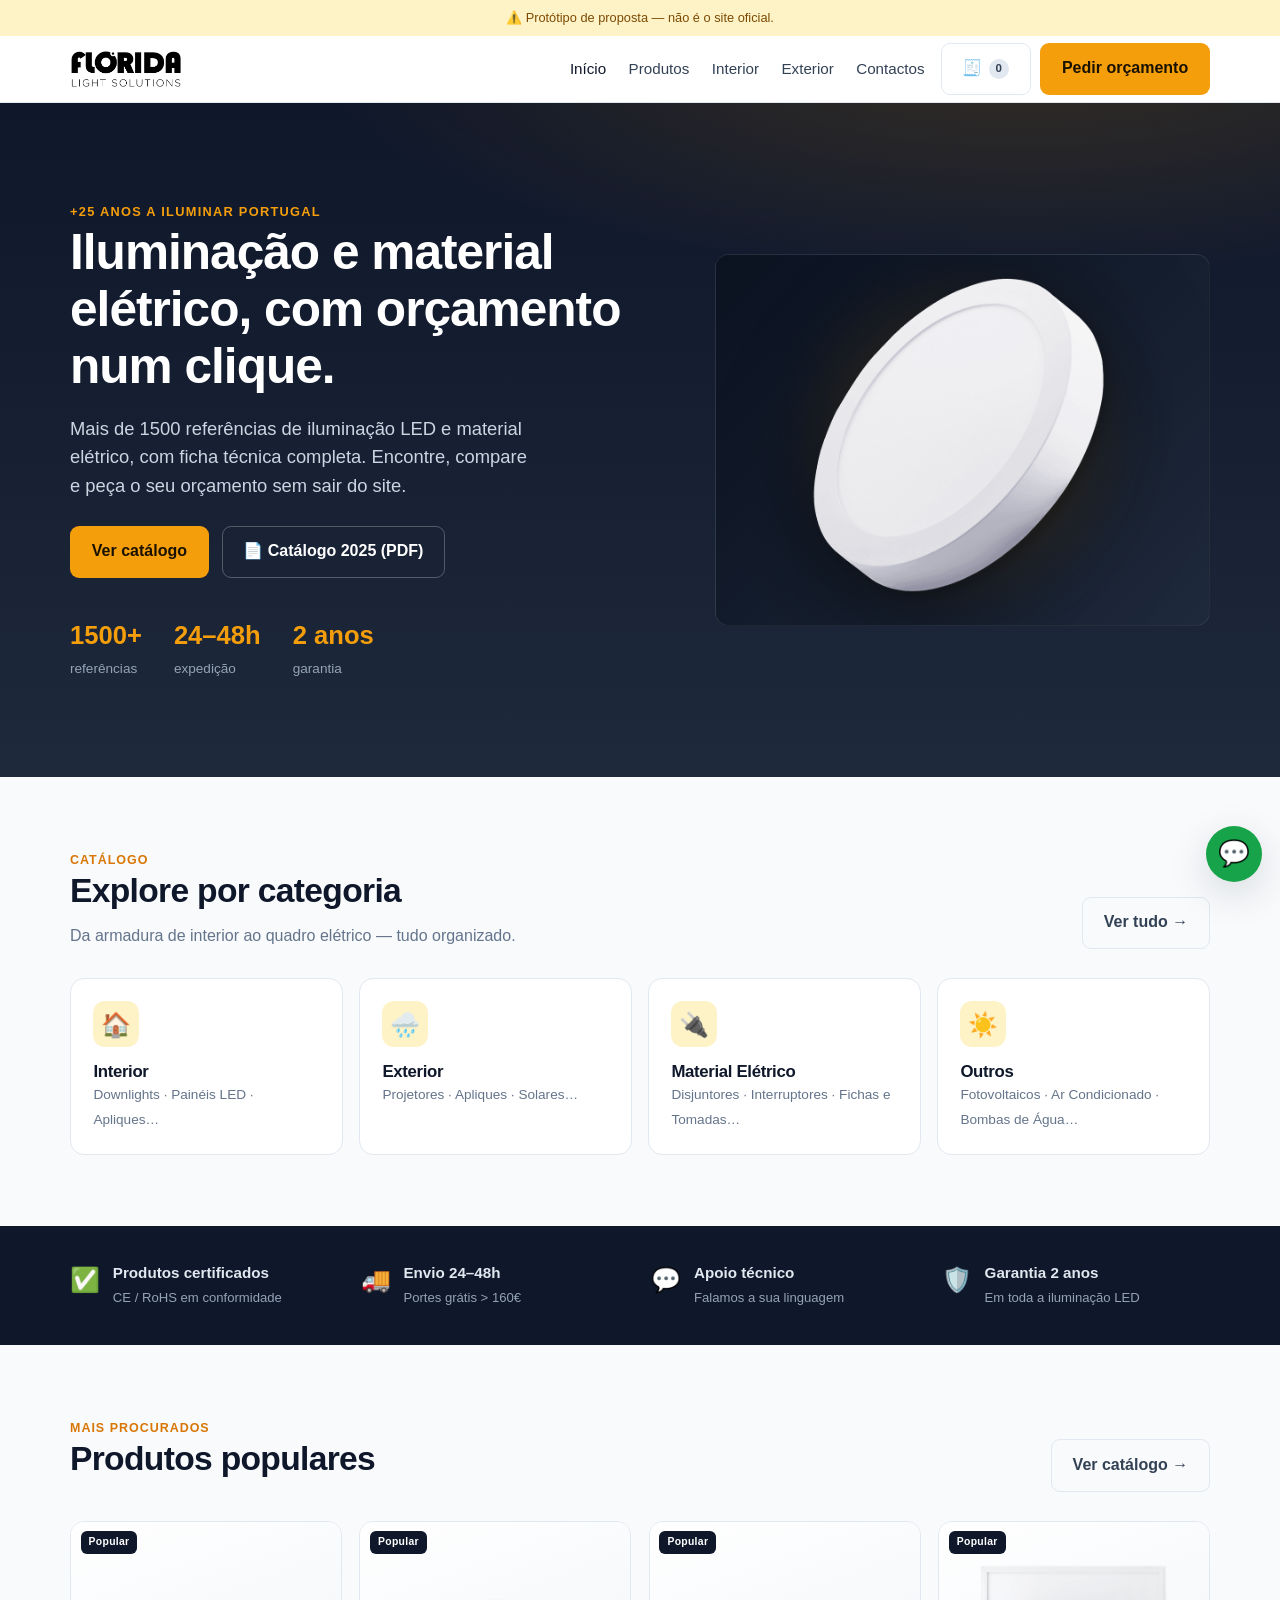
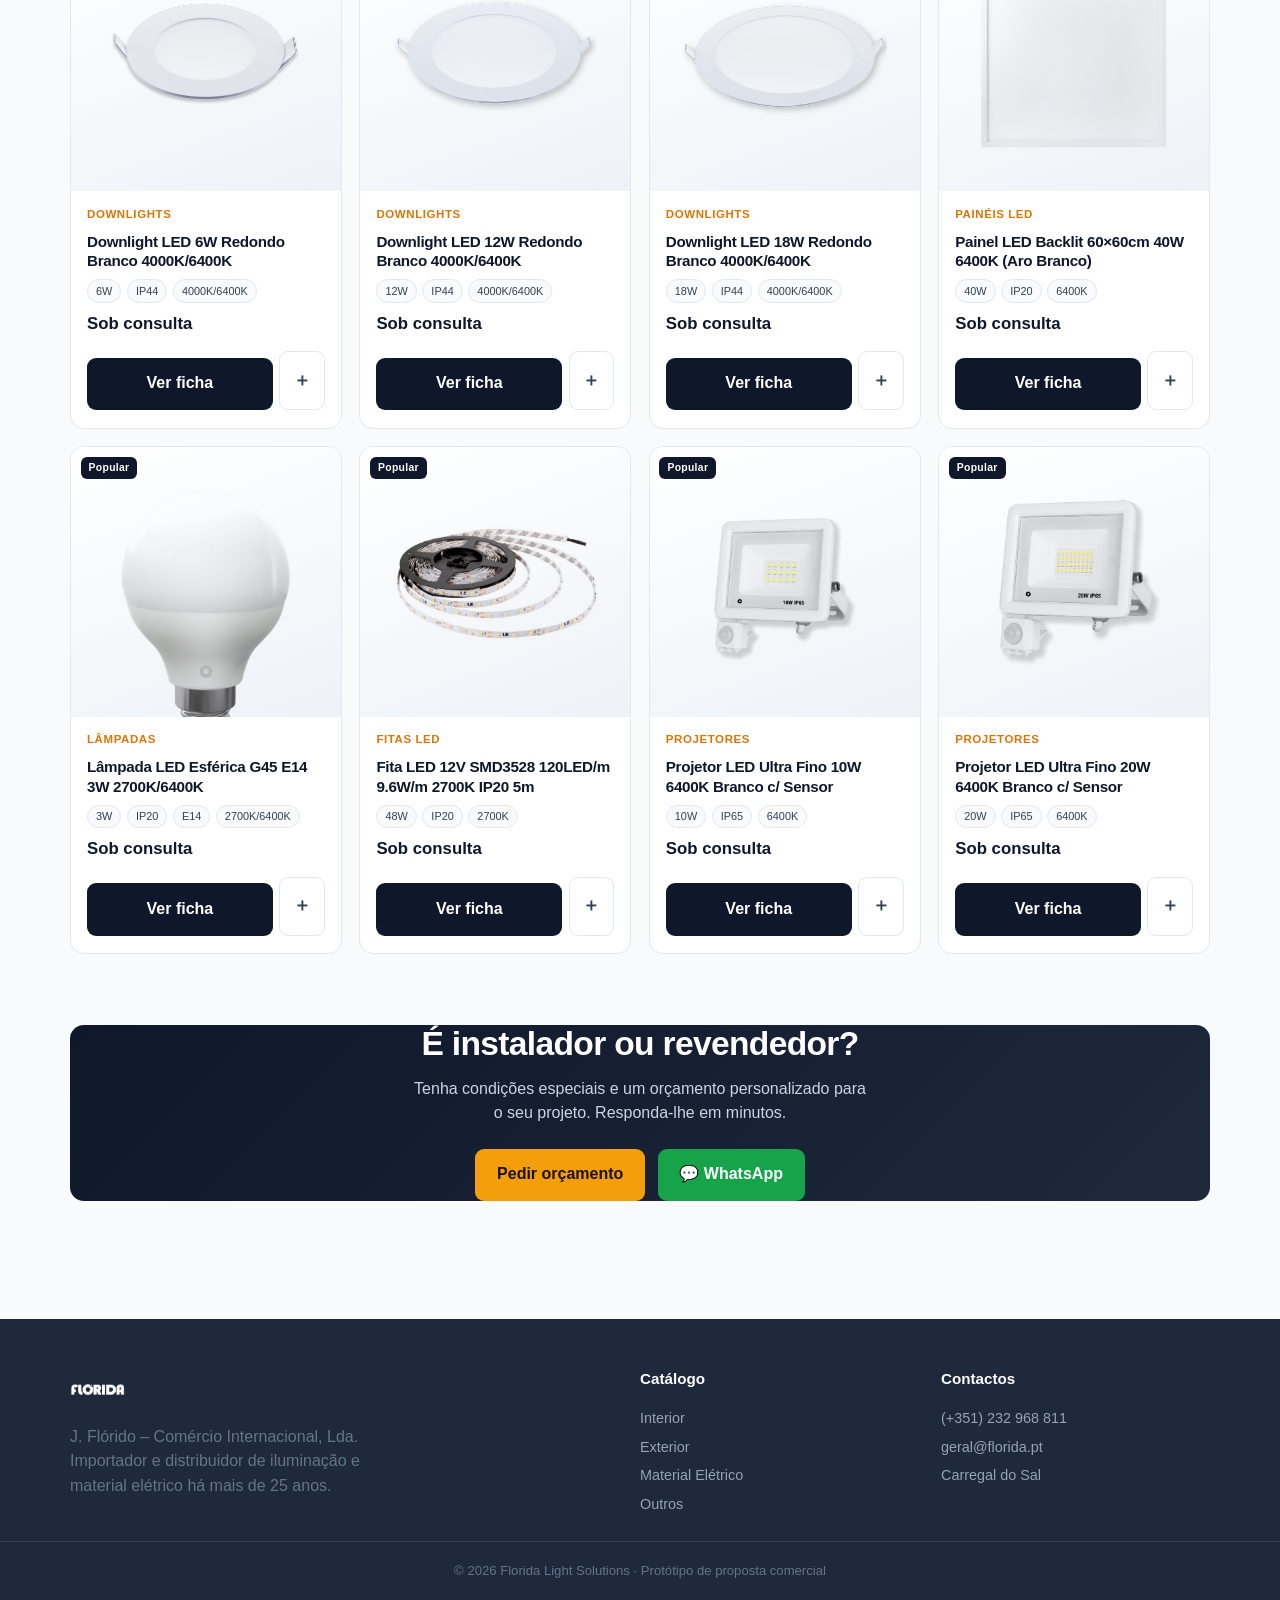
<file: index.html>
<!DOCTYPE html>
<html lang="pt">
<head>
  <meta charset="UTF-8">
  <meta http-equiv="refresh" content="0; url=prototipo/index.html">
  <title>Florida Light Solutions — protótipo</title>
  <link rel="canonical" href="prototipo/index.html">
</head>
<body>
  <p>A abrir o protótipo… se não avançar, <a href="prototipo/index.html">clique aqui</a>.</p>
  <script>location.replace("prototipo/index.html");</script>
</body>
</html>
</file>
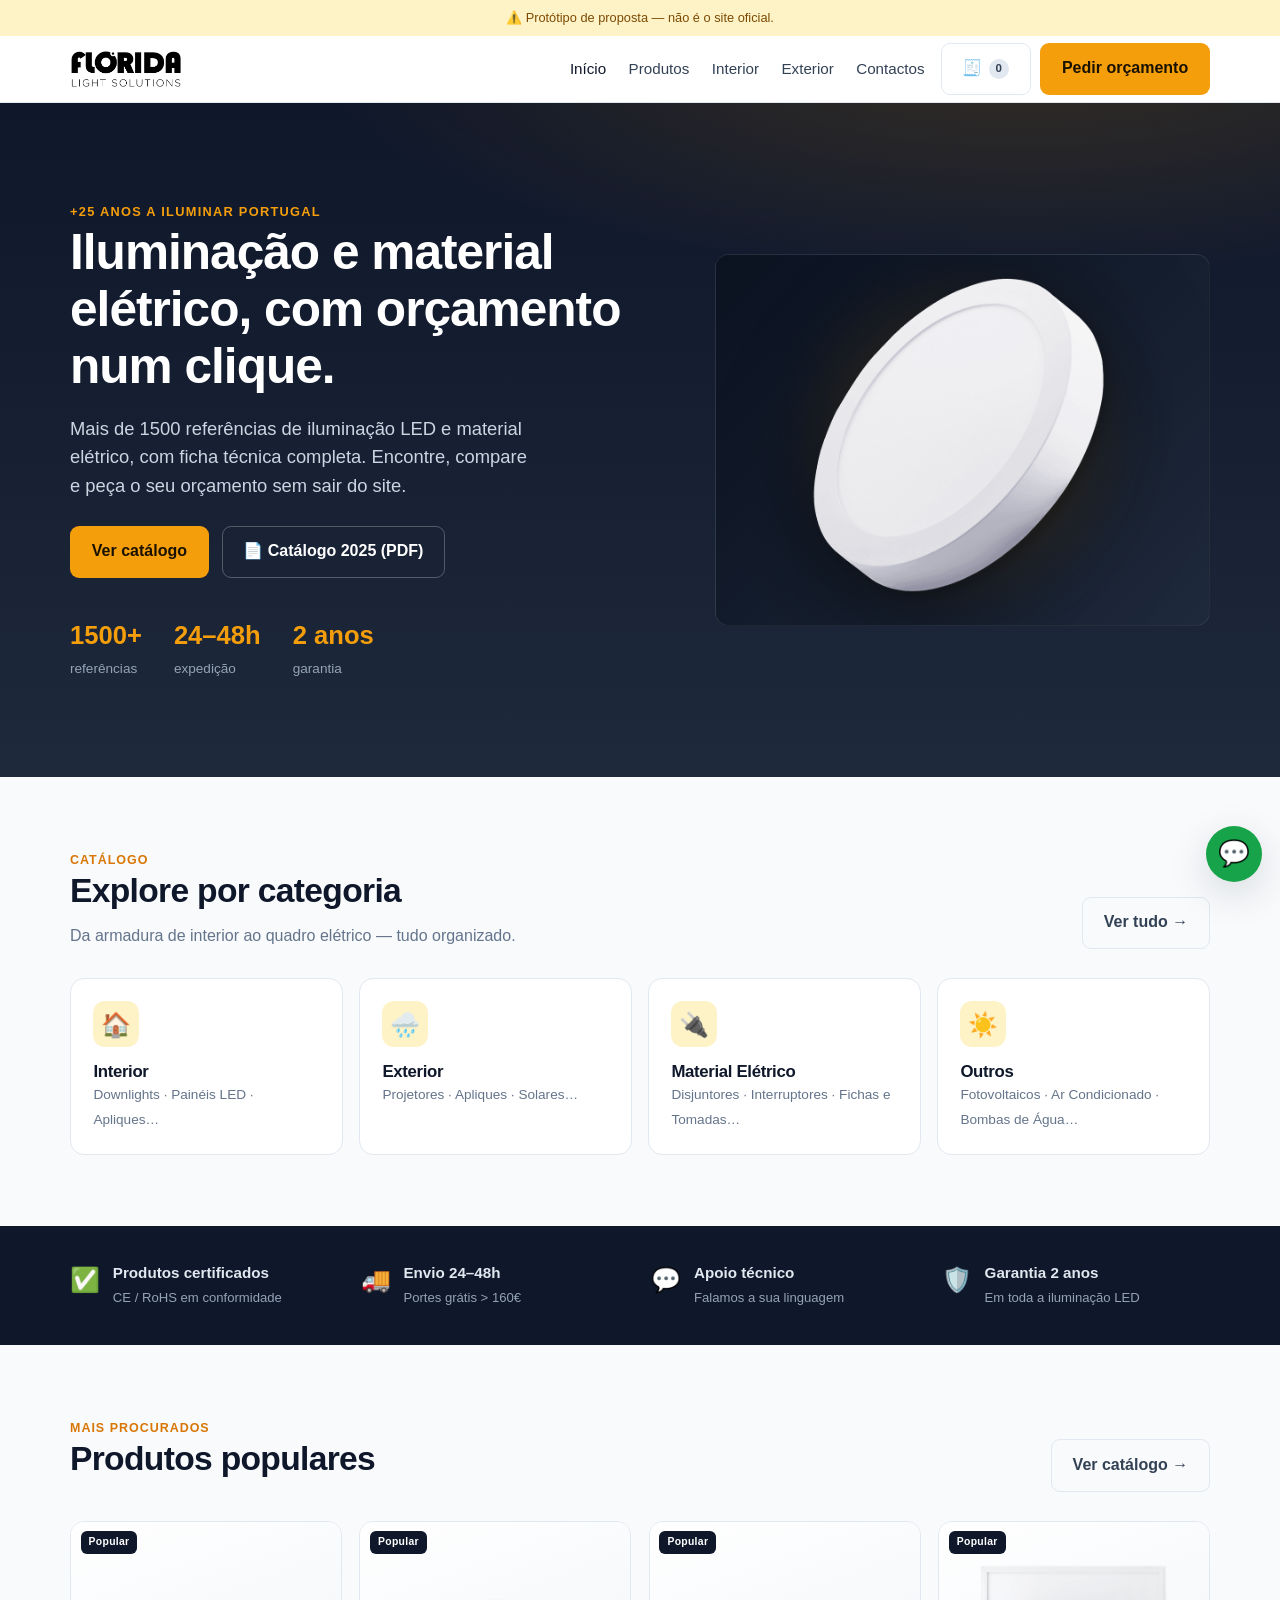
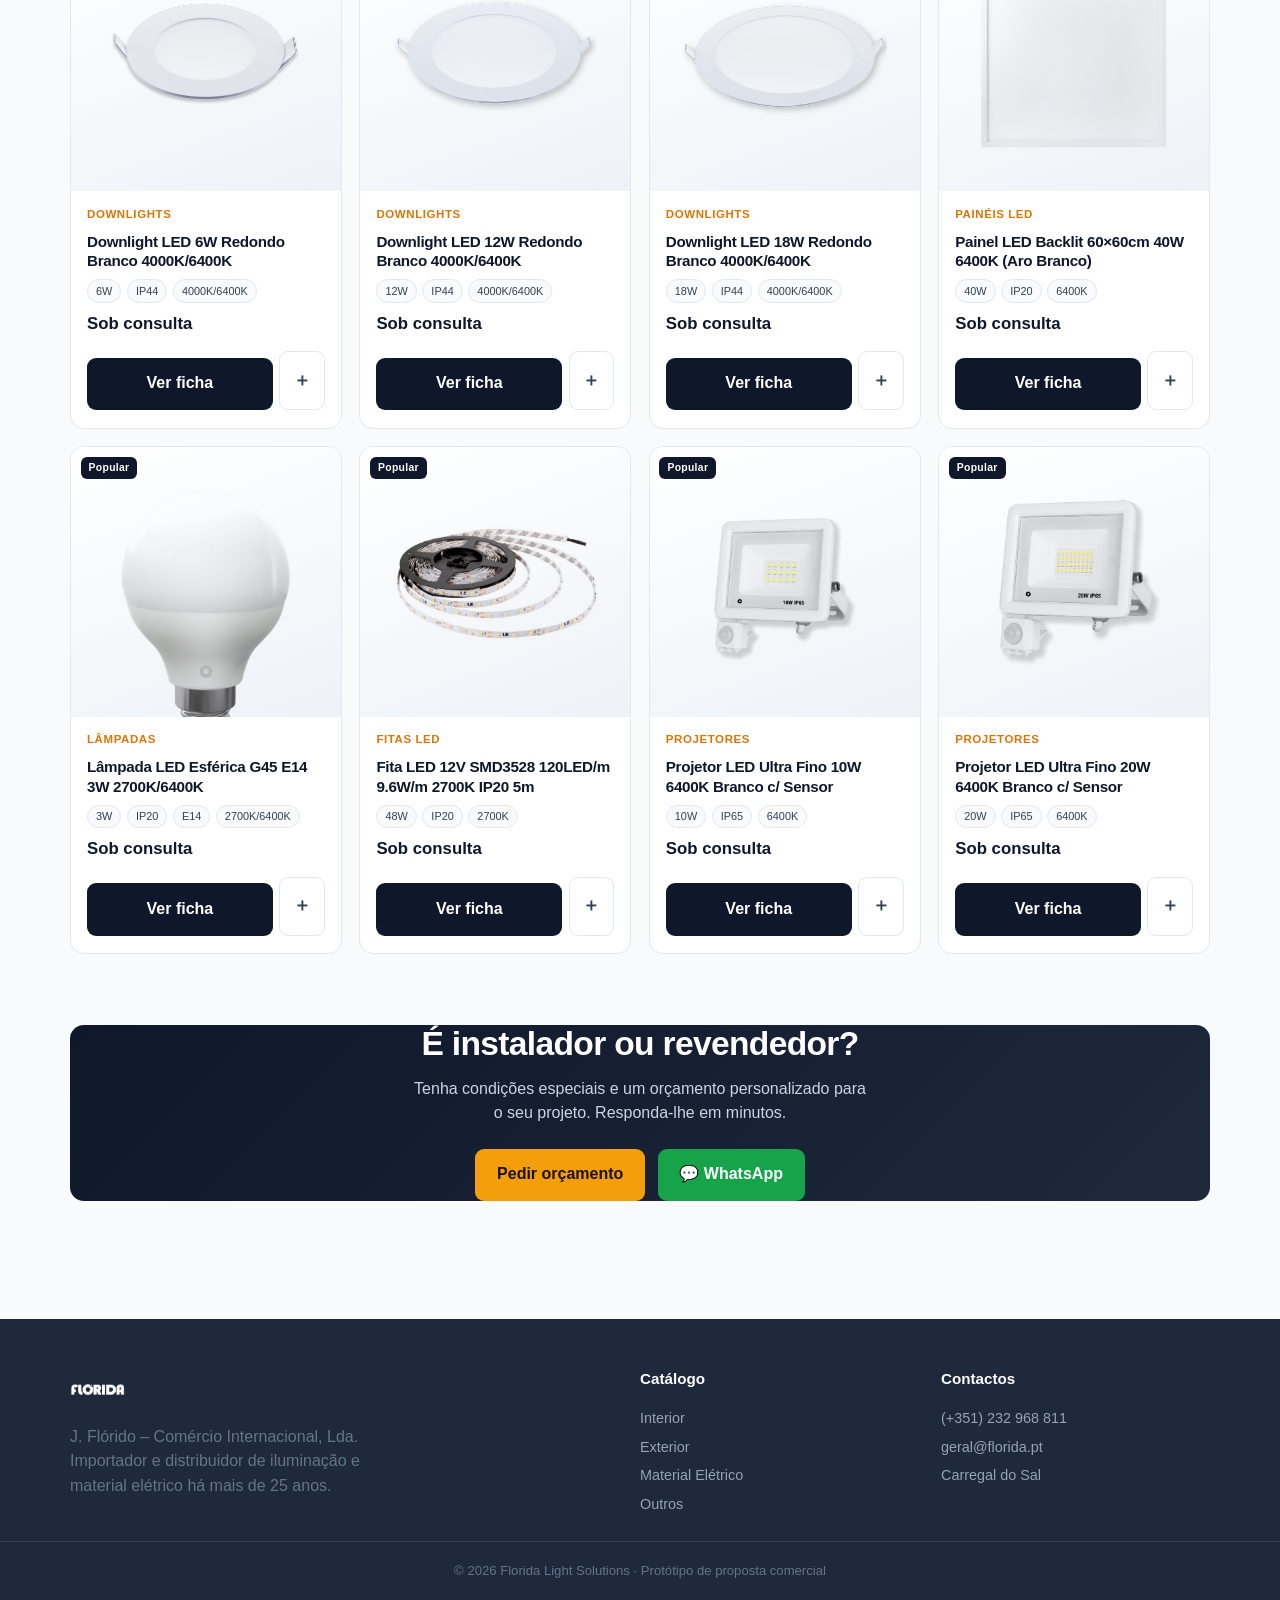
<file: prototipo/index.html>
<!DOCTYPE html>
<html lang="pt">
<head>
  <meta charset="UTF-8">
  <meta name="viewport" content="width=device-width, initial-scale=1">
  <title>Florida Light Solutions — Iluminação e Material Elétrico</title>
  <meta name="description" content="Importador e distribuidor de iluminação LED e material elétrico há mais de 25 anos. +1500 referências. Peça o seu orçamento.">
  <link rel="stylesheet" href="css/style.css">
  <link rel="canonical" href="index.html">
  <meta property="og:title" content="Florida Light Solutions — Iluminação e Material Elétrico">
  <meta property="og:description" content="Importador e distribuidor de iluminação LED e material elétrico há mais de 25 anos. +1500 referências. Peça o seu orçamento.">
  <meta property="og:type" content="website">
  <meta property="og:image" content="img/logo-social.png">
  <meta name="twitter:card" content="summary_large_image">
</head>
<body>
  <div class="footer-note">⚠️ Protótipo de proposta — não é o site oficial.</div>

  <header class="site-header">
    <div class="wrap nav">
      <a class="brand" href="index.html"><img class="logo" src="img/logo-florida-dark.png" alt="Florida Light Solutions"></a>
      <nav class="nav-links">
        <a href="index.html" class="active">Início</a>
        <a href="catalogo.html">Produtos</a>
        <a href="catalogo.html?cat=interior">Interior</a>
        <a href="catalogo.html?cat=exterior">Exterior</a>
        <a href="contacto.html">Contactos</a>
      </nav>
      <div class="nav-actions">
        <a class="btn btn-ghost quote-btn" href="orcamento.html" title="O meu orçamento">🧾 <span data-quote-count>0</span></a>
        <a class="btn btn-primary" href="contacto.html">Pedir orçamento</a>
      </div>
      <button class="menu-toggle" id="menuToggle" aria-label="Menu">☰</button>
    </div>
    <div class="mobile-menu" id="mobileMenu">
      <a href="index.html">Início</a>
      <a href="catalogo.html">Produtos</a>
      <a href="catalogo.html?cat=interior">Interior</a>
      <a href="catalogo.html?cat=exterior">Exterior</a>
      <a href="catalogo.html?cat=eletrico">Material Elétrico</a>
      <a href="contacto.html">Contactos</a>
    </div>
  </header>

  <!-- HERO -->
  <section class="hero">
    <div class="wrap">
      <div>
        <span class="kicker">+25 anos a iluminar Portugal</span>
        <h1>Iluminação e material elétrico, com orçamento num clique.</h1>
        <p class="lead">Mais de 1500 referências de iluminação LED e material elétrico, com ficha técnica completa. Encontre, compare e peça o seu orçamento sem sair do site.</p>
        <div class="hero-actions">
          <a class="btn btn-primary" href="catalogo.html">Ver catálogo</a>
          <a class="btn btn-ghost" style="color:#fff;border-color:rgba(255,255,255,.25)" href="#" onclick="alert('No site real: catálogo 2025 em PDF.');return false;">📄 Catálogo 2025 (PDF)</a>
        </div>
        <div class="hero-stats">
          <div><b>1500+</b><span>referências</span></div>
          <div><b>24–48h</b><span>expedição</span></div>
          <div><b>2 anos</b><span>garantia</span></div>
        </div>
      </div>
      <div class="hero-visual" aria-hidden="true">
        <div class="glow"></div>
        <img class="hero-prod" src="img/dl-18w-superficie.png" alt="">
      </div>
    </div>
  </section>

  <!-- CATEGORIAS -->
  <section class="block">
    <div class="wrap">
      <div class="section-head">
        <div>
          <span class="eyebrow">Catálogo</span>
          <h2>Explore por categoria</h2>
          <p class="muted">Da armadura de interior ao quadro elétrico — tudo organizado.</p>
        </div>
        <a class="btn btn-ghost" href="catalogo.html">Ver tudo →</a>
      </div>
      <div class="cat-grid" id="homeCats"></div>
    </div>
  </section>

  <!-- TRUST -->
  <section class="trust">
    <div class="wrap">
      <div class="item"><span class="i">✅</span><div><b>Produtos certificados</b><span>CE / RoHS em conformidade</span></div></div>
      <div class="item"><span class="i">🚚</span><div><b>Envio 24–48h</b><span>Portes grátis &gt; 160€</span></div></div>
      <div class="item"><span class="i">💬</span><div><b>Apoio técnico</b><span>Falamos a sua linguagem</span></div></div>
      <div class="item"><span class="i">🛡️</span><div><b>Garantia 2 anos</b><span>Em toda a iluminação LED</span></div></div>
    </div>
  </section>

  <!-- POPULARES -->
  <section class="block">
    <div class="wrap">
      <div class="section-head">
        <div>
          <span class="eyebrow">Mais procurados</span>
          <h2>Produtos populares</h2>
        </div>
        <a class="btn btn-ghost" href="catalogo.html">Ver catálogo →</a>
      </div>
      <div class="product-grid" id="homePopular"></div>
    </div>
  </section>

  <!-- CTA -->
  <section class="block" style="padding-top:0">
    <div class="wrap">
      <div style="background:linear-gradient(135deg,var(--ink),var(--graphite));color:#fff;border-radius:var(--radius);padding:clamp(2rem,1.5rem+3vw,3.5rem);text-align:center">
        <h2 style="color:#fff">É instalador ou revendedor?</h2>
        <p style="color:#cbd5e1;max-width:52ch;margin:.4rem auto 1.4rem">Tenha condições especiais e um orçamento personalizado para o seu projeto. Responda-lhe em minutos.</p>
        <a class="btn btn-primary" href="contacto.html">Pedir orçamento</a>
        <a class="btn btn-wa" data-wa href="#" target="_blank" style="margin-left:.5rem">💬 WhatsApp</a>
      </div>
    </div>
  </section>

  <footer class="site-footer">
    <div class="wrap">
      <div>
        <a class="brand" href="index.html"><img class="logo logo-light" src="img/logo-florida.png" alt="Florida Light Solutions"></a>
        <p class="muted" style="margin-top:.8rem;max-width:34ch">J. Flórido – Comércio Internacional, Lda. Importador e distribuidor de iluminação e material elétrico há mais de 25 anos.</p>
      </div>
      <div>
        <h5>Catálogo</h5>
        <a href="catalogo.html?cat=interior">Interior</a>
        <a href="catalogo.html?cat=exterior">Exterior</a>
        <a href="catalogo.html?cat=eletrico">Material Elétrico</a>
        <a href="catalogo.html?cat=outros">Outros</a>
      </div>
      <div>
        <h5>Contactos</h5>
        <a data-tel href="#">(+351) 232 968 811</a>
        <a data-mail href="#">geral@florida.pt</a>
        <a href="contacto.html">Carregal do Sal</a>
      </div>
    </div>
    <div class="footer-bottom">© 2026 Florida Light Solutions · Protótipo de proposta comercial</div>
  </footer>

  <a class="wa-float" data-wa href="#" target="_blank" aria-label="WhatsApp">💬</a>

  <script src="js/produtos.js"></script>
  <script src="js/app.js"></script>
</body>
</html>
</file>
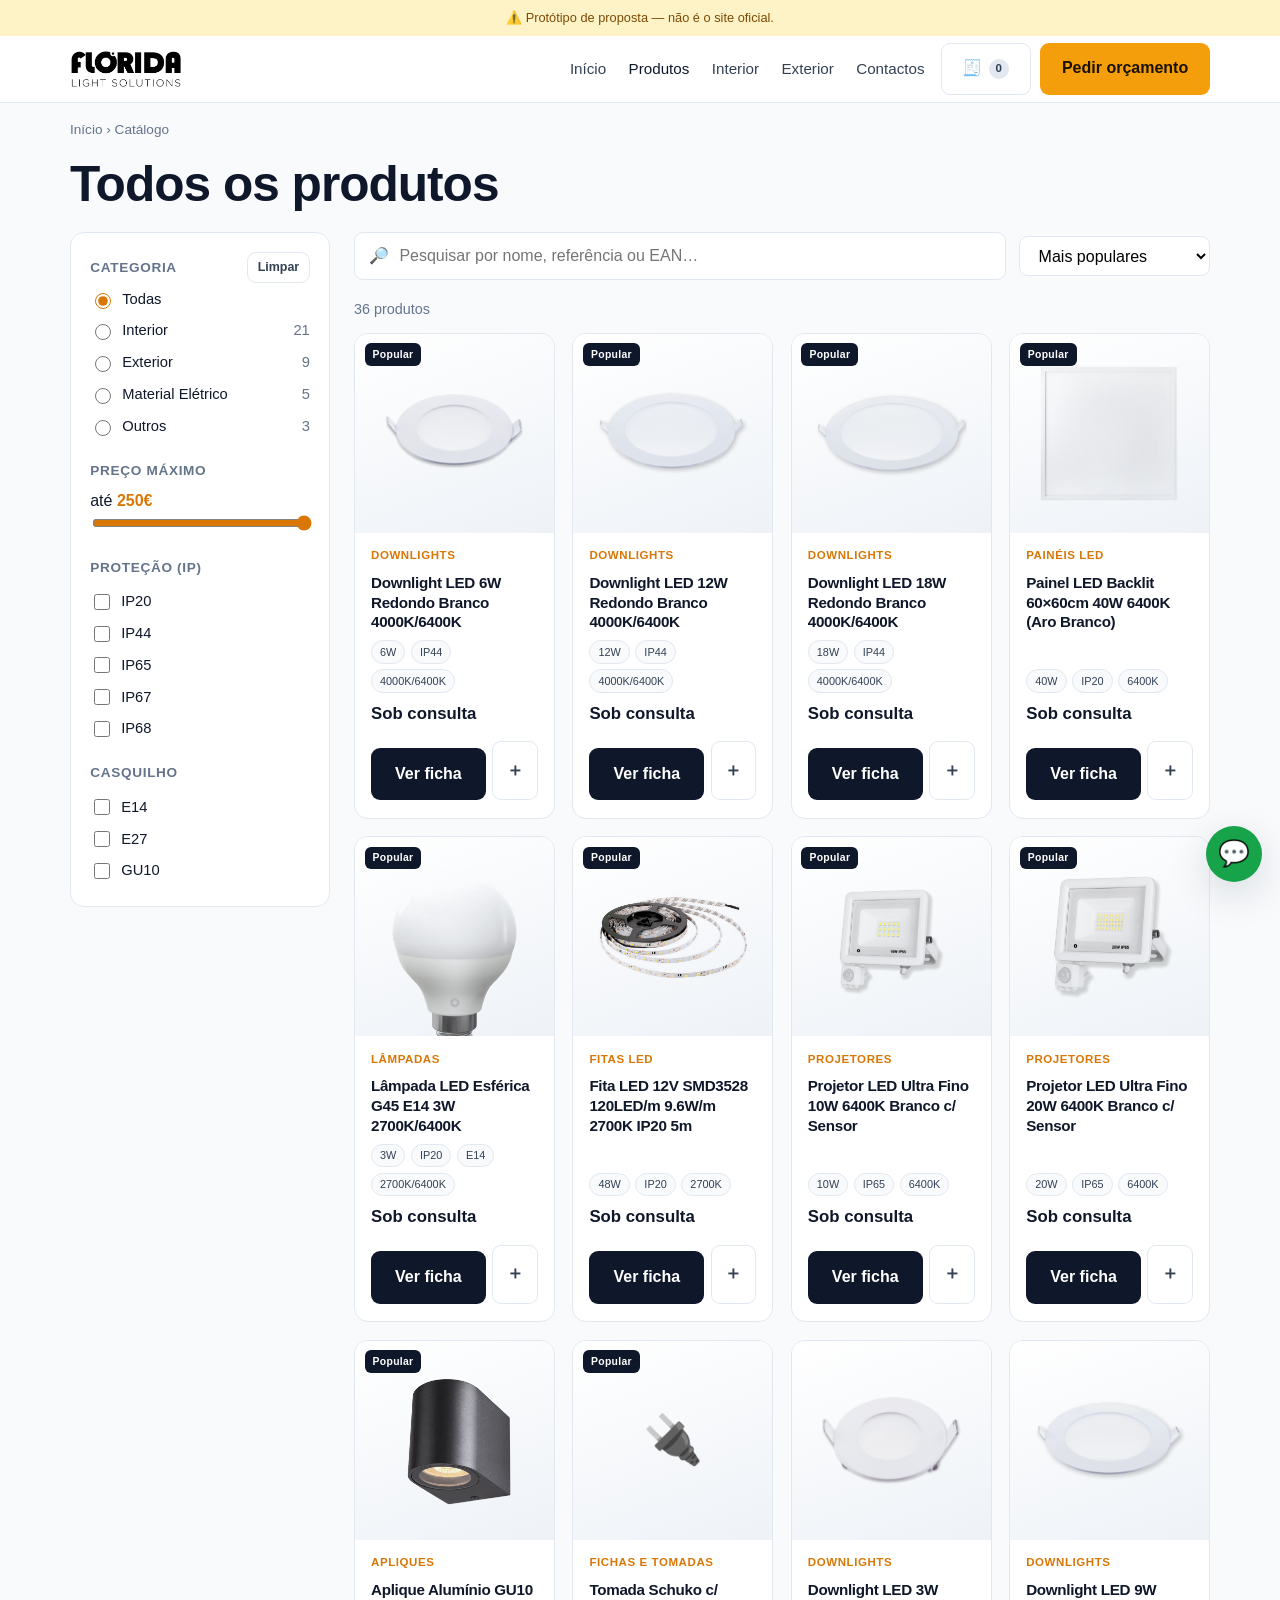
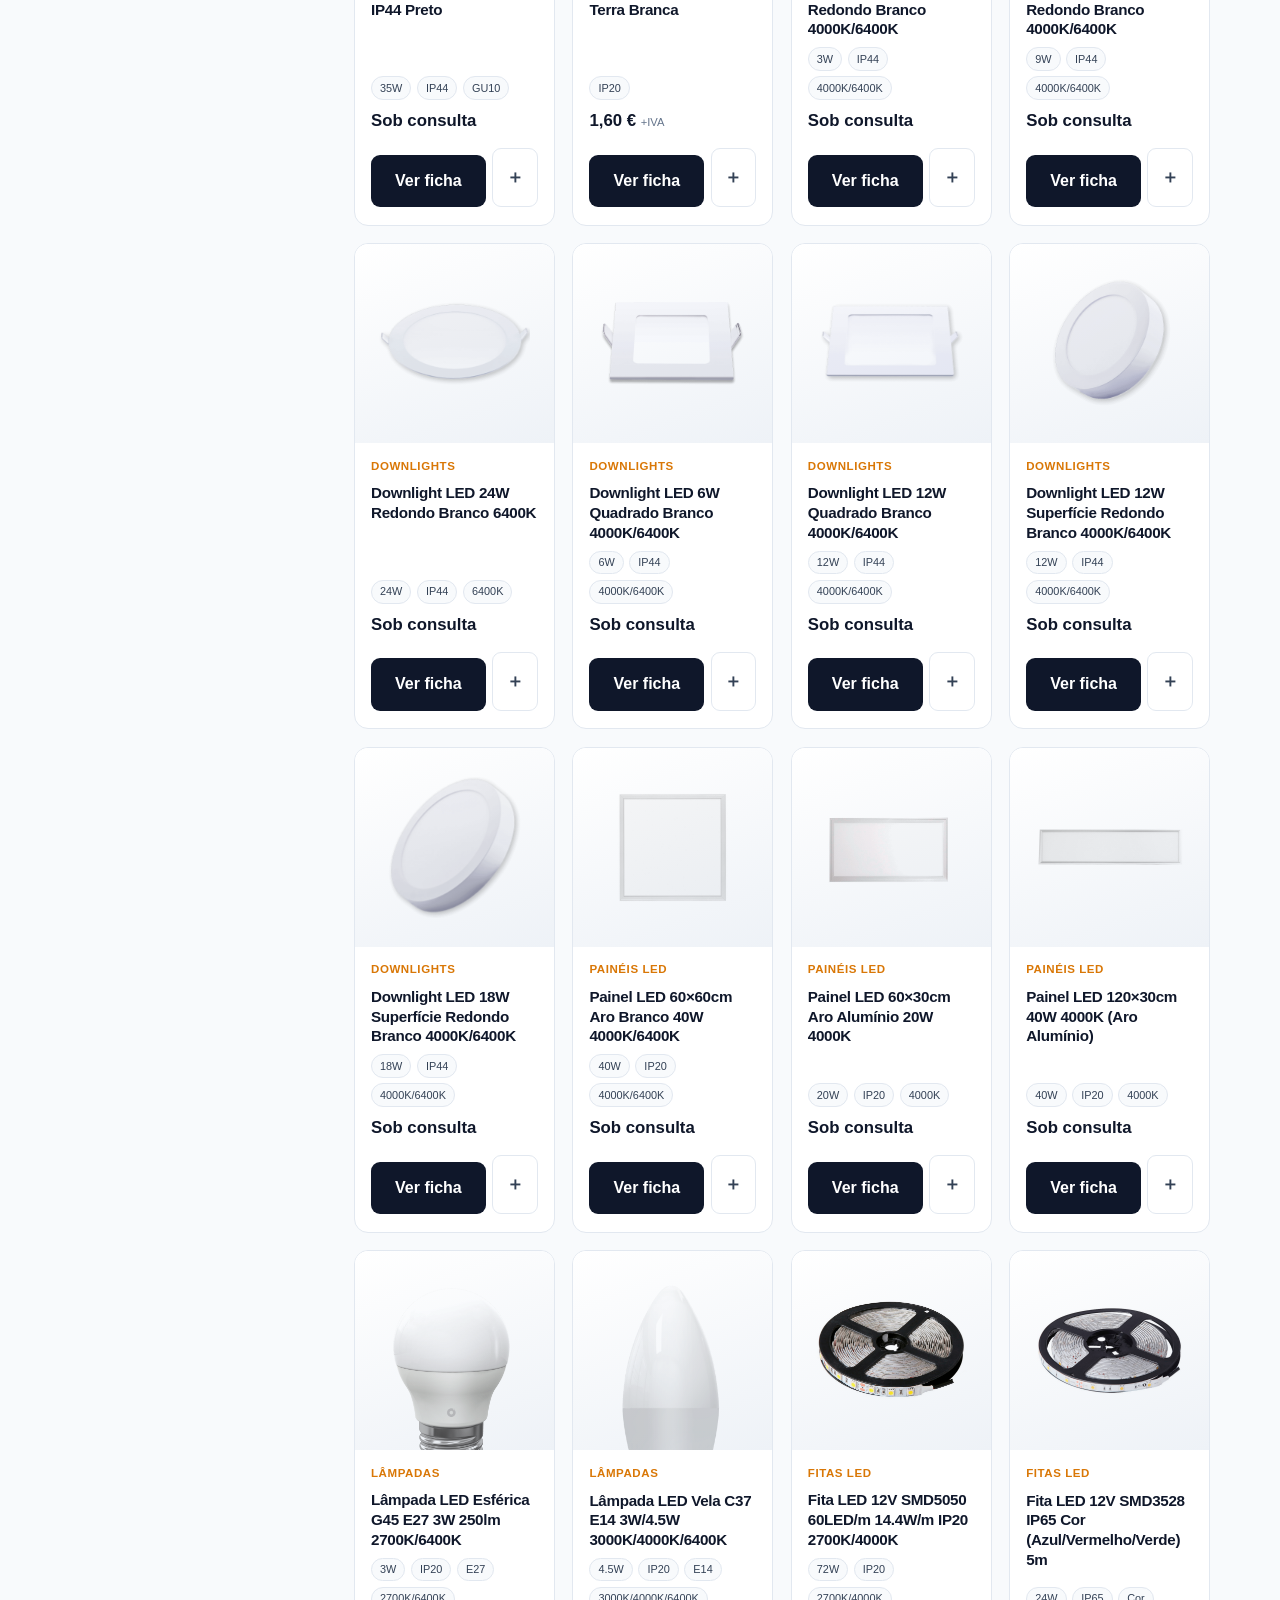
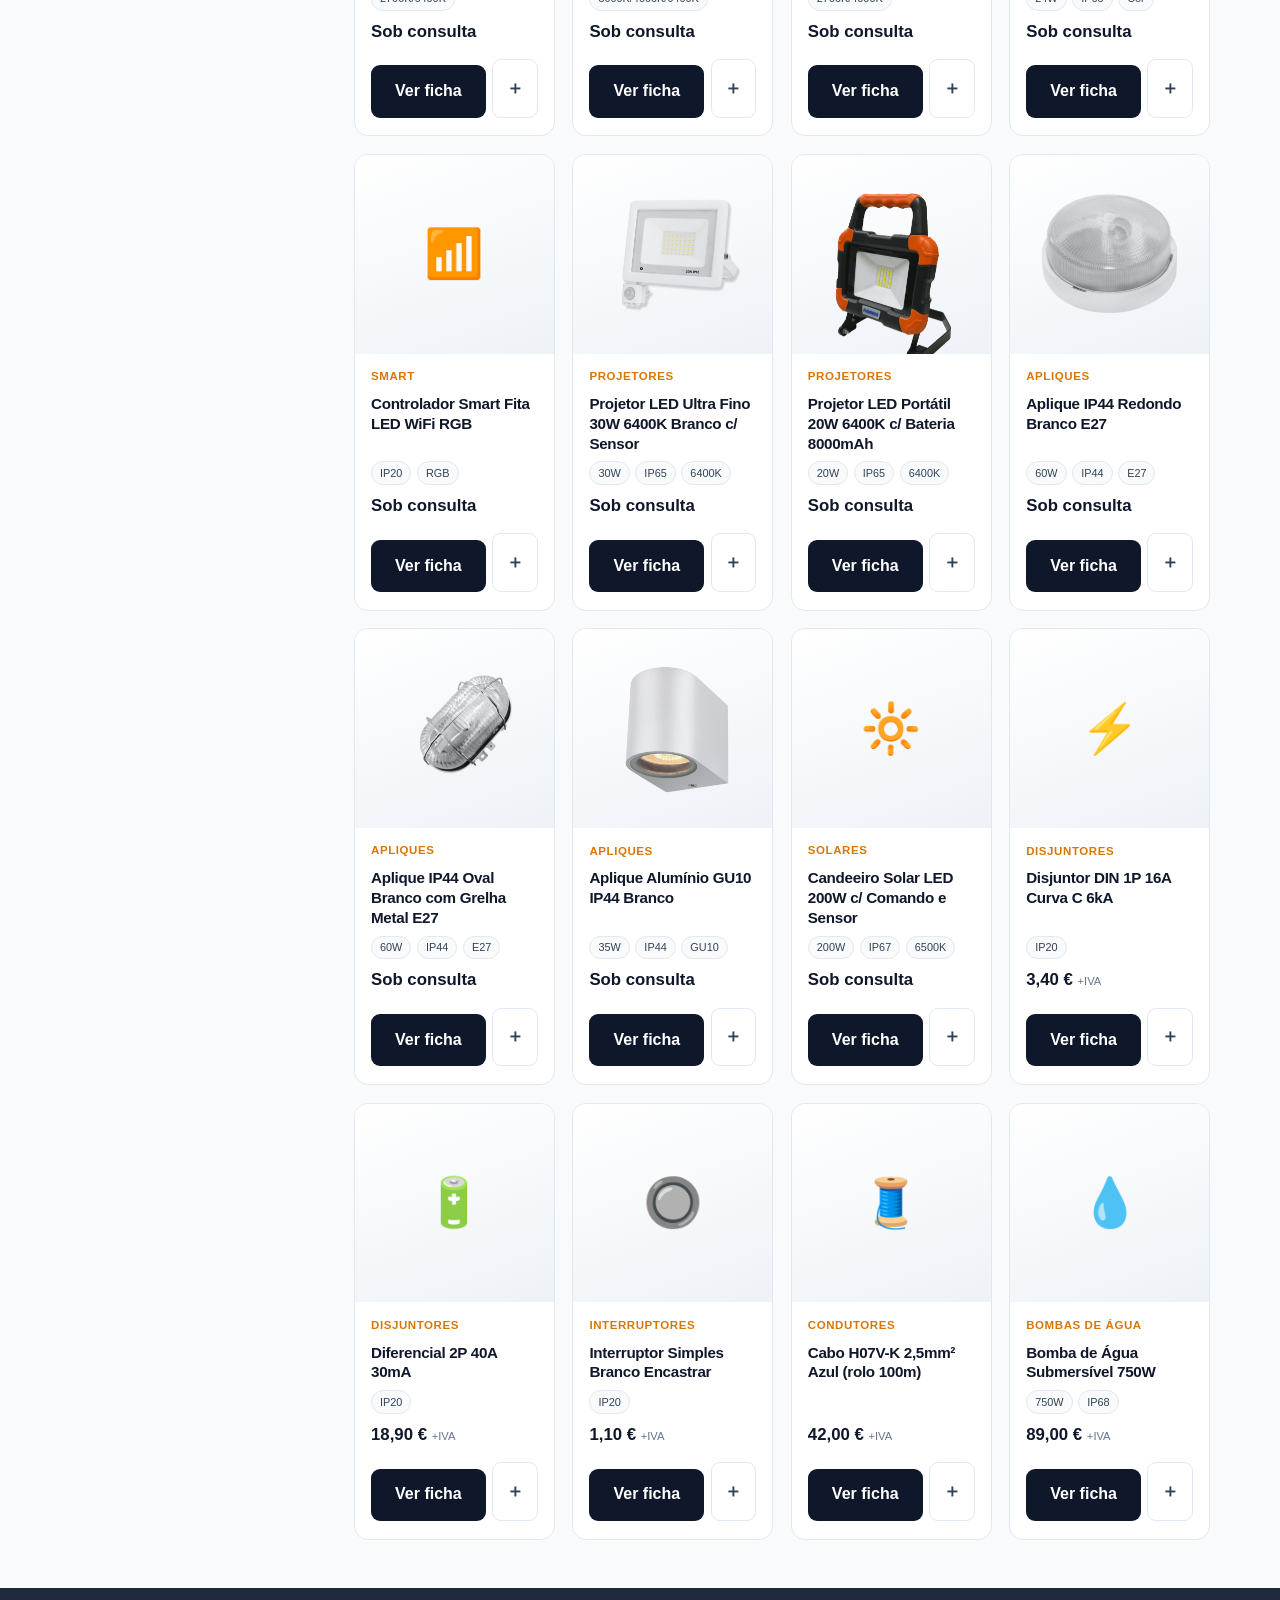
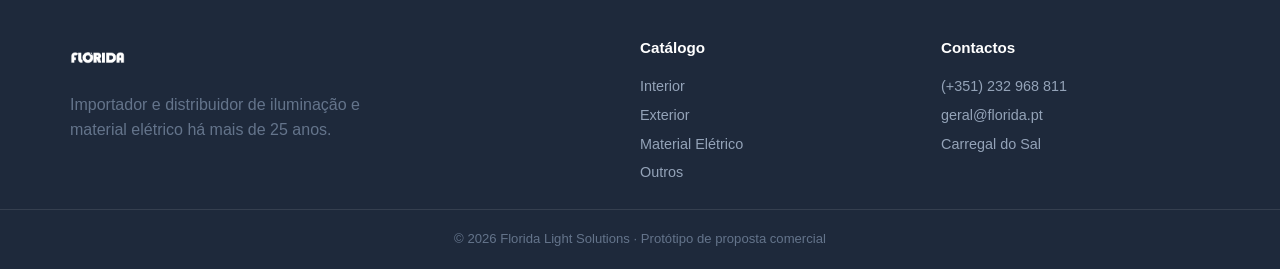
<file: prototipo/catalogo.html>
<!DOCTYPE html>
<html lang="pt">
<head>
  <meta charset="UTF-8">
  <meta name="viewport" content="width=device-width, initial-scale=1">
  <title>Catálogo — Florida Light Solutions</title>
  <meta name="description" content="Catálogo de iluminação LED e material elétrico com filtros por categoria, potência, IP e casquilho. Peça orçamento.">
  <link rel="stylesheet" href="css/style.css">
  <link rel="canonical" href="catalogo.html">
  <meta property="og:title" content="Catálogo — Florida Light Solutions">
  <meta property="og:description" content="Catálogo de iluminação LED e material elétrico com filtros por categoria, potência, IP e casquilho.">
  <meta property="og:type" content="website">
  <meta property="og:image" content="img/logo-social.png">
  <meta name="twitter:card" content="summary_large_image">
</head>
<body>
  <div class="footer-note">⚠️ Protótipo de proposta — não é o site oficial.</div>

  <header class="site-header">
    <div class="wrap nav">
      <a class="brand" href="index.html"><img class="logo" src="img/logo-florida-dark.png" alt="Florida Light Solutions"></a>
      <nav class="nav-links">
        <a href="index.html">Início</a>
        <a href="catalogo.html" class="active">Produtos</a>
        <a href="catalogo.html?cat=interior">Interior</a>
        <a href="catalogo.html?cat=exterior">Exterior</a>
        <a href="contacto.html">Contactos</a>
      </nav>
      <div class="nav-actions">
        <a class="btn btn-ghost quote-btn" href="orcamento.html" title="O meu orçamento">🧾 <span data-quote-count>0</span></a><a class="btn btn-primary" href="contacto.html">Pedir orçamento</a></div>
      <button class="menu-toggle" id="menuToggle" aria-label="Menu">☰</button>
    </div>
    <div class="mobile-menu" id="mobileMenu">
      <a href="index.html">Início</a>
      <a href="catalogo.html">Produtos</a>
      <a href="catalogo.html?cat=interior">Interior</a>
      <a href="catalogo.html?cat=exterior">Exterior</a>
      <a href="catalogo.html?cat=eletrico">Material Elétrico</a>
      <a href="contacto.html">Contactos</a>
    </div>
  </header>

  <div class="wrap">
    <div class="crumb"><a href="index.html">Início</a> › <span id="crumbNow">Catálogo</span></div>
    <h1 id="catTitle" style="margin-bottom:1.2rem">Todos os produtos</h1>

    <div class="catalog">
      <aside class="filters mobile-hidden" id="filters"></aside>

      <div>
        <div class="toolbar">
          <div class="searchbox">
            <span>🔎</span>
            <input id="search" type="search" placeholder="Pesquisar por nome, referência ou EAN…">
          </div>
          <button class="btn btn-ghost filters-toggle" id="filtersToggle">⚙️ Filtros</button>
          <select class="sort" id="sort" aria-label="Ordenar">
            <option value="pop">Mais populares</option>
            <option value="preco-a">Preço: baixo → alto</option>
            <option value="preco-d">Preço: alto → baixo</option>
            <option value="pot">Maior potência</option>
          </select>
        </div>
        <div class="result-count" id="resultCount" style="margin-bottom:.8rem"></div>
        <div class="product-grid" id="catGrid"></div>
      </div>
    </div>
  </div>

  <footer class="site-footer" style="margin-top:3rem">
    <div class="wrap">
      <div>
        <a class="brand" href="index.html"><img class="logo logo-light" src="img/logo-florida.png" alt="Florida Light Solutions"></a>
        <p class="muted" style="margin-top:.8rem;max-width:34ch">Importador e distribuidor de iluminação e material elétrico há mais de 25 anos.</p>
      </div>
      <div><h5>Catálogo</h5>
        <a href="catalogo.html?cat=interior">Interior</a>
        <a href="catalogo.html?cat=exterior">Exterior</a>
        <a href="catalogo.html?cat=eletrico">Material Elétrico</a>
        <a href="catalogo.html?cat=outros">Outros</a>
      </div>
      <div><h5>Contactos</h5>
        <a data-tel href="#">(+351) 232 968 811</a>
        <a data-mail href="#">geral@florida.pt</a>
        <a href="contacto.html">Carregal do Sal</a>
      </div>
    </div>
    <div class="footer-bottom">© 2026 Florida Light Solutions · Protótipo de proposta comercial</div>
  </footer>

  <a class="wa-float" data-wa href="#" target="_blank" aria-label="WhatsApp">💬</a>

  <script src="js/produtos.js"></script>
  <script src="js/app.js"></script>
</body>
</html>
</file>
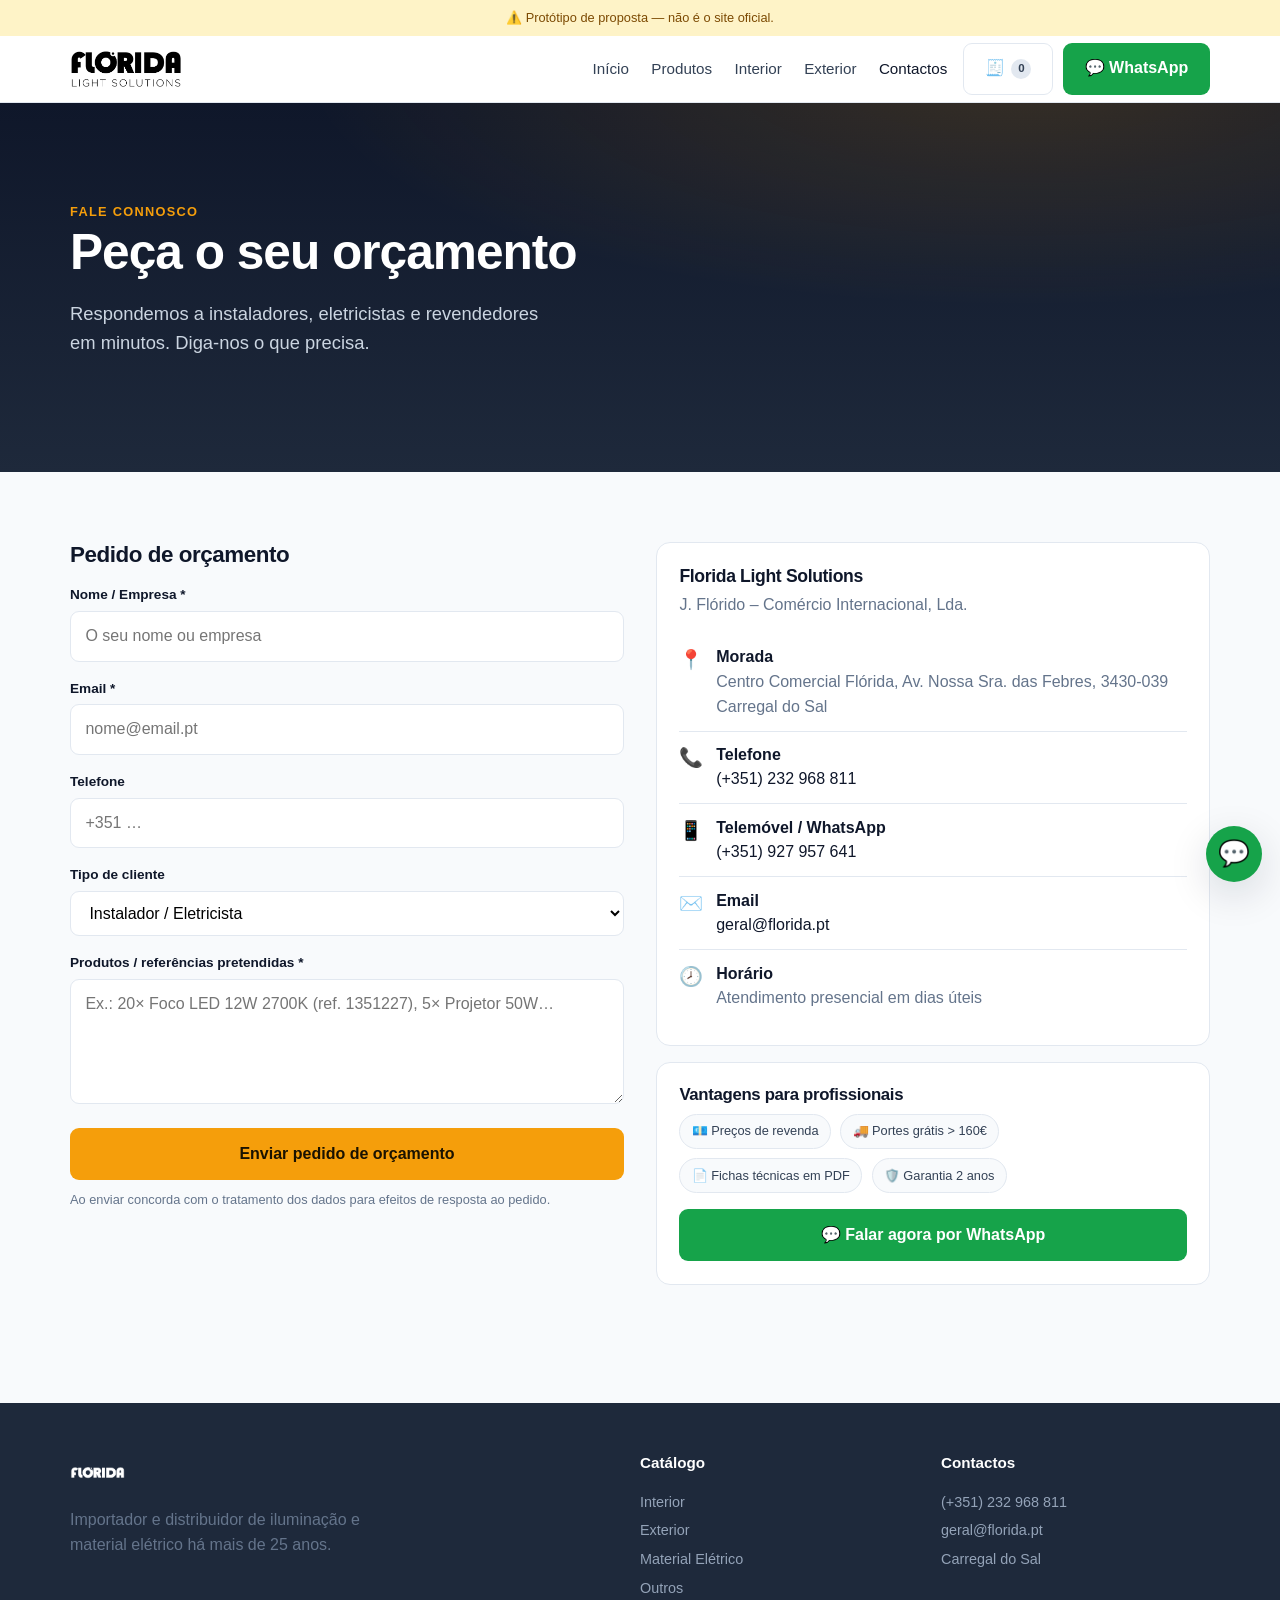
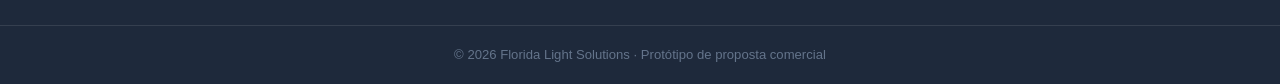
<file: prototipo/contacto.html>
<!DOCTYPE html>
<html lang="pt">
<head>
  <meta charset="UTF-8">
  <meta name="viewport" content="width=device-width, initial-scale=1">
  <title>Contactos e orçamentos — Florida Light Solutions</title>
  <meta name="description" content="Peça o seu orçamento de iluminação e material elétrico. Carregal do Sal. Telefone, email e WhatsApp.">
  <link rel="stylesheet" href="css/style.css">
  <link rel="canonical" href="contacto.html">
  <meta property="og:title" content="Contactos e orçamentos — Florida Light Solutions">
  <meta property="og:description" content="Peça o seu orçamento de iluminação e material elétrico. Carregal do Sal.">
  <meta property="og:type" content="website">
  <meta property="og:image" content="img/logo-social.png">
  <meta name="twitter:card" content="summary_large_image">
</head>
<body>
  <div class="footer-note">⚠️ Protótipo de proposta — não é o site oficial.</div>

  <header class="site-header">
    <div class="wrap nav">
      <a class="brand" href="index.html"><img class="logo" src="img/logo-florida-dark.png" alt="Florida Light Solutions"></a>
      <nav class="nav-links">
        <a href="index.html">Início</a>
        <a href="catalogo.html">Produtos</a>
        <a href="catalogo.html?cat=interior">Interior</a>
        <a href="catalogo.html?cat=exterior">Exterior</a>
        <a href="contacto.html" class="active">Contactos</a>
      </nav>
      <div class="nav-actions">
        <a class="btn btn-ghost quote-btn" href="orcamento.html" title="O meu orçamento">🧾 <span data-quote-count>0</span></a><a class="btn btn-wa" data-wa href="#" target="_blank">💬 WhatsApp</a></div>
      <button class="menu-toggle" id="menuToggle" aria-label="Menu">☰</button>
    </div>
    <div class="mobile-menu" id="mobileMenu">
      <a href="index.html">Início</a>
      <a href="catalogo.html">Produtos</a>
      <a href="catalogo.html?cat=interior">Interior</a>
      <a href="catalogo.html?cat=exterior">Exterior</a>
      <a href="catalogo.html?cat=eletrico">Material Elétrico</a>
      <a href="contacto.html">Contactos</a>
    </div>
  </header>

  <section class="hero" style="padding:clamp(2.5rem,2rem+3vw,4rem) 0">
    <div class="wrap" style="display:block">
      <span class="kicker">Fale connosco</span>
      <h1 style="max-width:20ch">Peça o seu orçamento</h1>
      <p class="lead">Respondemos a instaladores, eletricistas e revendedores em minutos. Diga-nos o que precisa.</p>
    </div>
  </section>

  <section class="block">
    <div class="wrap">
      <div class="contact-grid">
        <!-- Formulário -->
        <div>
          <h2 style="font-size:1.4rem">Pedido de orçamento</h2>
          <form id="contactForm" style="margin-top:1rem">
            <div class="field"><label for="nome">Nome / Empresa *</label><input id="nome" required placeholder="O seu nome ou empresa"></div>
            <div class="field"><label for="email">Email *</label><input id="email" type="email" required placeholder="nome@email.pt"></div>
            <div class="field"><label for="tel">Telefone</label><input id="tel" type="tel" placeholder="+351 …"></div>
            <div class="field">
              <label for="tipo">Tipo de cliente</label>
              <select id="tipo">
                <option>Instalador / Eletricista</option>
                <option>Revendedor</option>
                <option>Empresa / Obra</option>
                <option>Particular</option>
              </select>
            </div>
            <div class="field"><label for="msg">Produtos / referências pretendidas *</label><textarea id="msg" rows="4" required placeholder="Ex.: 20× Foco LED 12W 2700K (ref. 1351227), 5× Projetor 50W…"></textarea></div>
            <button class="btn btn-primary btn-block" type="submit">Enviar pedido de orçamento</button>
            <p class="muted" style="font-size:.8rem;margin-top:.6rem">Ao enviar concorda com o tratamento dos dados para efeitos de resposta ao pedido.</p>
          </form>
        </div>

        <!-- Info -->
        <div>
          <div class="info-card">
            <h3 style="font-size:1.1rem">Florida Light Solutions</h3>
            <p class="muted" style="margin:.2rem 0 1rem">J. Flórido – Comércio Internacional, Lda.</p>
            <div class="info-row"><span class="i">📍</span><div><b>Morada</b><br><span class="muted">Centro Comercial Flórida, Av. Nossa Sra. das Febres, 3430-039 Carregal do Sal</span></div></div>
            <div class="info-row"><span class="i">📞</span><div><b>Telefone</b><br><a data-tel href="#">(+351) 232 968 811</a></div></div>
            <div class="info-row"><span class="i">📱</span><div><b>Telemóvel / WhatsApp</b><br><a data-wa href="#" target="_blank">(+351) 927 957 641</a></div></div>
            <div class="info-row"><span class="i">✉️</span><div><b>Email</b><br><a data-mail href="#">geral@florida.pt</a></div></div>
            <div class="info-row"><span class="i">🕗</span><div><b>Horário</b><br><span class="muted">Atendimento presencial em dias úteis</span></div></div>
          </div>

          <div class="info-card" style="margin-top:1rem">
            <h3 style="font-size:1.05rem">Vantagens para profissionais</h3>
            <div class="badges" style="margin-top:.6rem">
              <span class="badge">💶 Preços de revenda</span>
              <span class="badge">🚚 Portes grátis &gt; 160€</span>
              <span class="badge">📄 Fichas técnicas em PDF</span>
              <span class="badge">🛡️ Garantia 2 anos</span>
            </div>
            <a class="btn btn-wa btn-block" data-wa href="#" target="_blank" style="margin-top:1rem">💬 Falar agora por WhatsApp</a>
          </div>
        </div>
      </div>
    </div>
  </section>

  <footer class="site-footer">
    <div class="wrap">
      <div>
        <a class="brand" href="index.html"><img class="logo logo-light" src="img/logo-florida.png" alt="Florida Light Solutions"></a>
        <p class="muted" style="margin-top:.8rem;max-width:34ch">Importador e distribuidor de iluminação e material elétrico há mais de 25 anos.</p>
      </div>
      <div><h5>Catálogo</h5>
        <a href="catalogo.html?cat=interior">Interior</a>
        <a href="catalogo.html?cat=exterior">Exterior</a>
        <a href="catalogo.html?cat=eletrico">Material Elétrico</a>
        <a href="catalogo.html?cat=outros">Outros</a>
      </div>
      <div><h5>Contactos</h5>
        <a data-tel href="#">(+351) 232 968 811</a>
        <a data-mail href="#">geral@florida.pt</a>
        <a href="contacto.html">Carregal do Sal</a>
      </div>
    </div>
    <div class="footer-bottom">© 2026 Florida Light Solutions · Protótipo de proposta comercial</div>
  </footer>

  <a class="wa-float" data-wa href="#" target="_blank" aria-label="WhatsApp">💬</a>

  <script src="js/produtos.js"></script>
  <script src="js/app.js"></script>
</body>
</html>
</file>
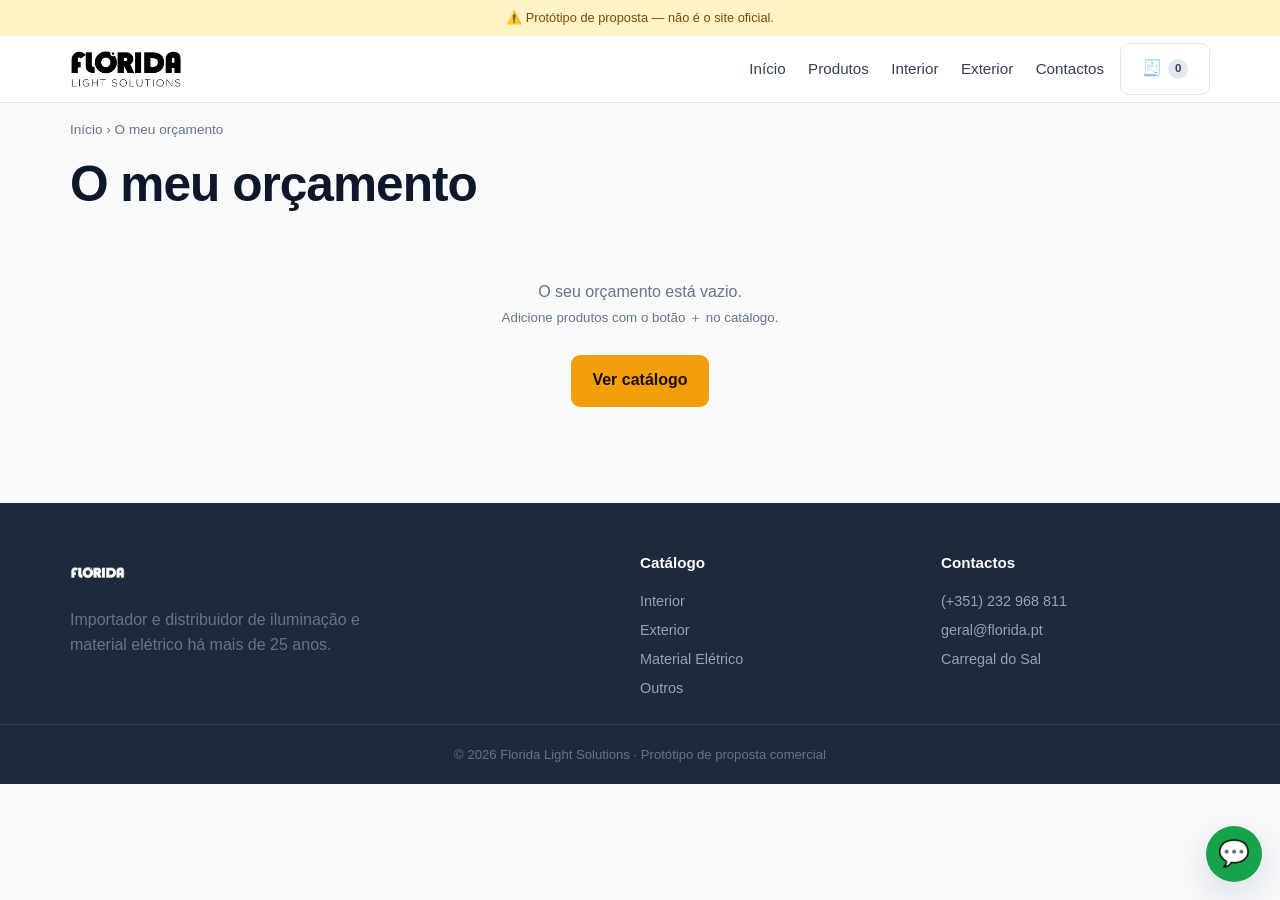
<file: prototipo/orcamento.html>
<!DOCTYPE html>
<html lang="pt">
<head>
  <meta charset="UTF-8">
  <meta name="viewport" content="width=device-width, initial-scale=1">
  <title>O meu orçamento — Florida Light Solutions</title>
  <meta name="description" content="A sua lista de produtos para pedido de orçamento. Envie por WhatsApp ou email à Florida Light Solutions.">
  <link rel="canonical" href="orcamento.html">
  <meta property="og:title" content="O meu orçamento — Florida Light Solutions">
  <meta property="og:description" content="Junte vários produtos e peça o orçamento de uma vez.">
  <meta property="og:type" content="website">
  <meta property="og:image" content="img/logo-social.png">
  <link rel="stylesheet" href="css/style.css">
</head>
<body>
  <div class="footer-note">⚠️ Protótipo de proposta — não é o site oficial.</div>

  <header class="site-header">
    <div class="wrap nav">
      <a class="brand" href="index.html"><img class="logo" src="img/logo-florida-dark.png" alt="Florida Light Solutions"></a>
      <nav class="nav-links">
        <a href="index.html">Início</a>
        <a href="catalogo.html">Produtos</a>
        <a href="catalogo.html?cat=interior">Interior</a>
        <a href="catalogo.html?cat=exterior">Exterior</a>
        <a href="contacto.html">Contactos</a>
      </nav>
      <div class="nav-actions">
        <a class="btn btn-ghost quote-btn" href="orcamento.html">🧾 <span data-quote-count>0</span></a>
      </div>
      <button class="menu-toggle" id="menuToggle" aria-label="Menu">☰</button>
    </div>
    <div class="mobile-menu" id="mobileMenu">
      <a href="index.html">Início</a>
      <a href="catalogo.html">Produtos</a>
      <a href="catalogo.html?cat=interior">Interior</a>
      <a href="catalogo.html?cat=exterior">Exterior</a>
      <a href="catalogo.html?cat=eletrico">Material Elétrico</a>
      <a href="contacto.html">Contactos</a>
    </div>
  </header>

  <div class="wrap">
    <div class="crumb"><a href="index.html">Início</a> › O meu orçamento</div>
    <h1 style="margin-bottom:1.2rem">O meu orçamento</h1>

    <div id="quoteRoot"></div>

    <div id="quoteActions" class="quote-actions hidden">
      <a class="btn btn-wa" id="quoteWa" href="#" target="_blank" rel="noopener">💬 Enviar por WhatsApp</a>
      <a class="btn btn-primary" id="quoteMail" href="#">✉️ Enviar por email</a>
      <a class="btn btn-dark" href="contacto.html">📝 Formulário de contacto</a>
      <button class="btn btn-ghost" id="quoteClear">Limpar lista</button>
    </div>
  </div>

  <footer class="site-footer" style="margin-top:3rem">
    <div class="wrap">
      <div>
        <a class="brand" href="index.html"><img class="logo logo-light" src="img/logo-florida.png" alt="Florida Light Solutions"></a>
        <p class="muted" style="margin-top:.8rem;max-width:34ch">Importador e distribuidor de iluminação e material elétrico há mais de 25 anos.</p>
      </div>
      <div><h5>Catálogo</h5>
        <a href="catalogo.html?cat=interior">Interior</a>
        <a href="catalogo.html?cat=exterior">Exterior</a>
        <a href="catalogo.html?cat=eletrico">Material Elétrico</a>
        <a href="catalogo.html?cat=outros">Outros</a>
      </div>
      <div><h5>Contactos</h5>
        <a data-tel href="#">(+351) 232 968 811</a>
        <a data-mail href="#">geral@florida.pt</a>
        <a href="contacto.html">Carregal do Sal</a>
      </div>
    </div>
    <div class="footer-bottom">© 2026 Florida Light Solutions · Protótipo de proposta comercial</div>
  </footer>

  <a class="wa-float" data-wa href="#" target="_blank" aria-label="WhatsApp">💬</a>

  <script src="js/produtos.js"></script>
  <script src="js/app.js"></script>
</body>
</html>
</file>
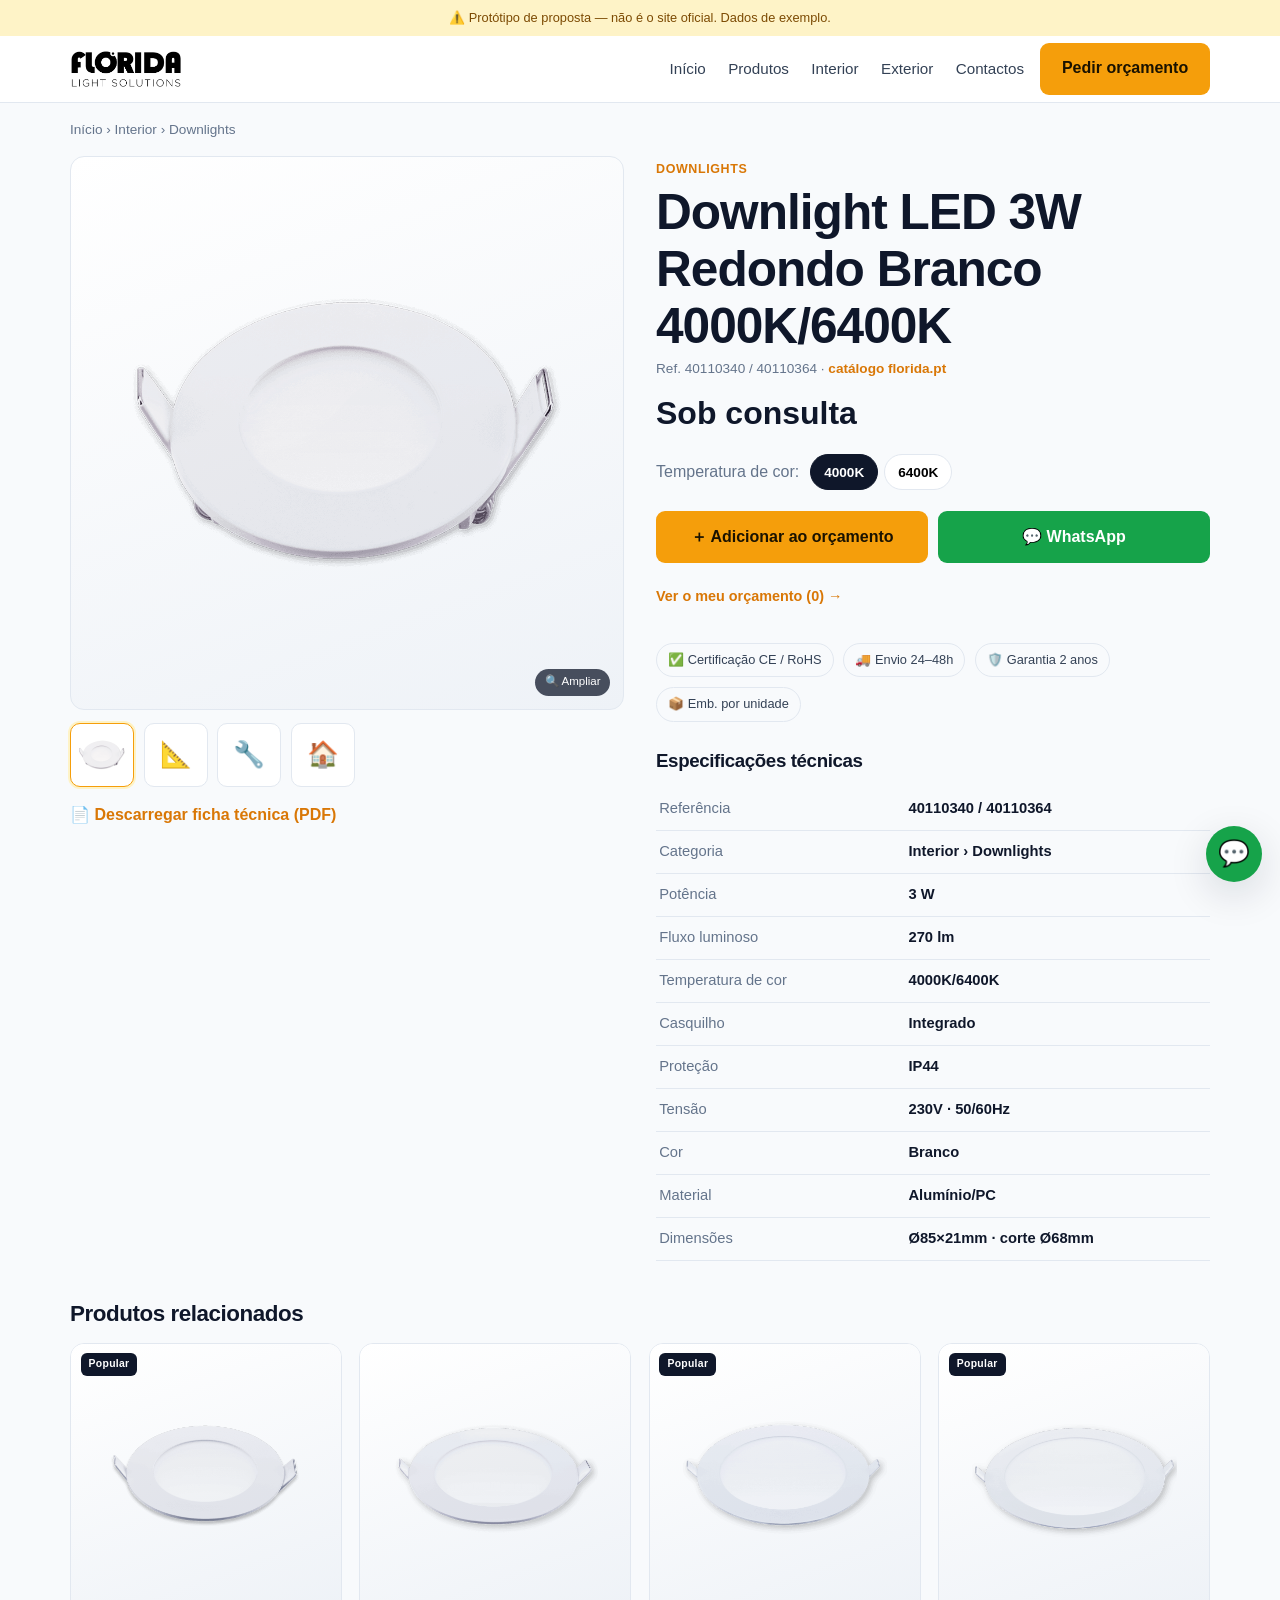
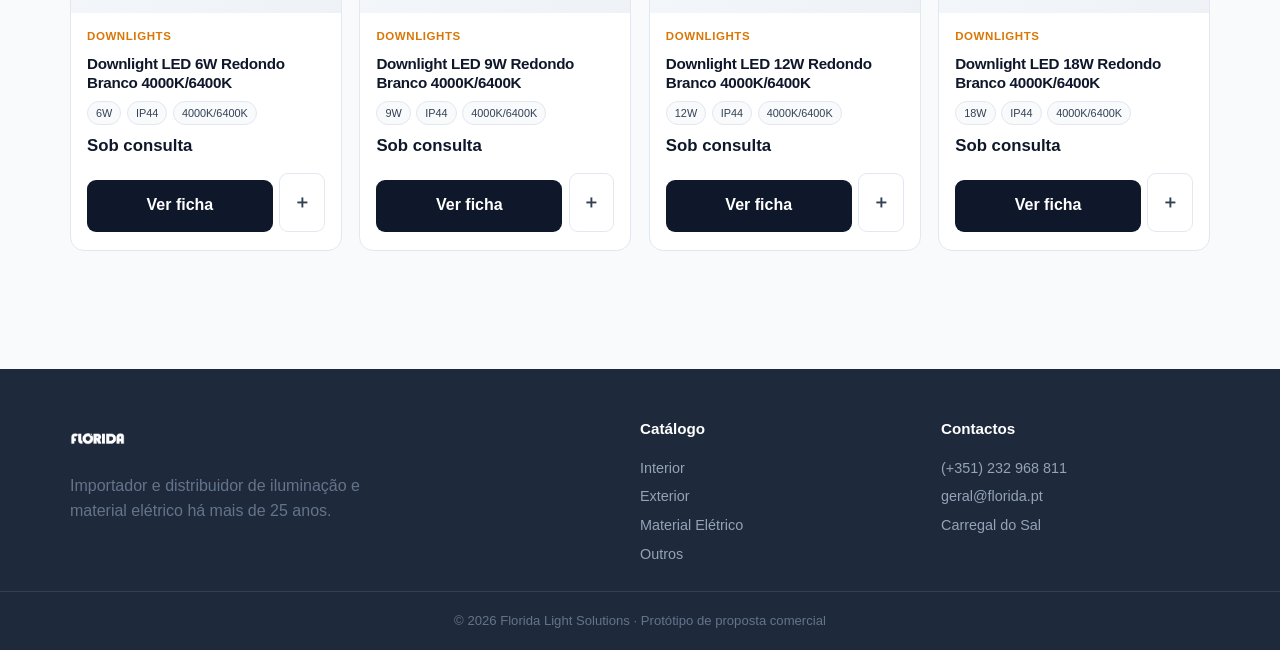
<file: prototipo/produto.html>
<!DOCTYPE html>
<html lang="pt">
<head>
  <meta charset="UTF-8">
  <meta name="viewport" content="width=device-width, initial-scale=1">
  <title>Ficha de produto — Florida Light Solutions</title>
  <meta name="description" content="Ficha técnica completa: potência, IP, casquilho, lúmens, dimensões. Peça orçamento ou fale por WhatsApp.">
  <link rel="stylesheet" href="css/style.css">
</head>
<body>
  <div class="footer-note">⚠️ Protótipo de proposta — não é o site oficial. Dados de exemplo.</div>

  <header class="site-header">
    <div class="wrap nav">
      <a class="brand" href="index.html"><img class="logo" src="img/logo-florida-dark.png" alt="Florida Light Solutions"></a>
      <nav class="nav-links">
        <a href="index.html">Início</a>
        <a href="catalogo.html">Produtos</a>
        <a href="catalogo.html?cat=interior">Interior</a>
        <a href="catalogo.html?cat=exterior">Exterior</a>
        <a href="contacto.html">Contactos</a>
      </nav>
      <div class="nav-actions"><a class="btn btn-primary" href="contacto.html">Pedir orçamento</a></div>
      <button class="menu-toggle" id="menuToggle" aria-label="Menu">☰</button>
    </div>
    <div class="mobile-menu" id="mobileMenu">
      <a href="index.html">Início</a>
      <a href="catalogo.html">Produtos</a>
      <a href="catalogo.html?cat=interior">Interior</a>
      <a href="catalogo.html?cat=exterior">Exterior</a>
      <a href="catalogo.html?cat=eletrico">Material Elétrico</a>
      <a href="contacto.html">Contactos</a>
    </div>
  </header>

  <div class="wrap">
    <div class="crumb">
      <a href="index.html">Início</a> › <span id="crumbCat"></span> › <span id="crumbSub"></span>
    </div>

    <div class="pd" id="pd"><!-- render por JS a partir de ?ref= --></div>

    <section class="block" style="padding-top:2.5rem">
      <h2 style="font-size:1.4rem">Produtos relacionados</h2>
      <div class="product-grid" id="related" style="margin-top:1rem"></div>
    </section>
  </div>

  <footer class="site-footer">
    <div class="wrap">
      <div>
        <a class="brand" href="index.html"><img class="logo logo-light" src="img/logo-florida.png" alt="Florida Light Solutions"></a>
        <p class="muted" style="margin-top:.8rem;max-width:34ch">Importador e distribuidor de iluminação e material elétrico há mais de 25 anos.</p>
      </div>
      <div><h5>Catálogo</h5>
        <a href="catalogo.html?cat=interior">Interior</a>
        <a href="catalogo.html?cat=exterior">Exterior</a>
        <a href="catalogo.html?cat=eletrico">Material Elétrico</a>
        <a href="catalogo.html?cat=outros">Outros</a>
      </div>
      <div><h5>Contactos</h5>
        <a data-tel href="#">(+351) 232 968 811</a>
        <a data-mail href="#">geral@florida.pt</a>
        <a href="contacto.html">Carregal do Sal</a>
      </div>
    </div>
    <div class="footer-bottom">© 2026 Florida Light Solutions · Protótipo de proposta comercial</div>
  </footer>

  <a class="wa-float" data-wa href="#" target="_blank" aria-label="WhatsApp">💬</a>

  <script src="js/produtos.js"></script>
  <script src="js/app.js"></script>
</body>
</html>
</file>
<file: prototipo/css/style.css>
/* ============================================================
   Florida Light Solutions — protótipo de proposta
   Vanilla CSS, mobile-first, sem frameworks.
   Paleta: grafite industrial + âmbar (luz quente) + branco.
   ============================================================ */

:root {
  --ink: #0f172a;
  --graphite: #1e293b;
  --slate: #334155;
  --muted: #64748b;
  --line: #e2e8f0;
  --bg: #f8fafc;
  --card: #ffffff;

  --amber: #f59e0b;      /* luz quente 2700K */
  --amber-600: #d97706;
  --amber-100: #fef3c7;
  --cool: #38bdf8;       /* luz fria, usado com parcimónia */
  --green: #16a34a;      /* whatsapp / disponível */

  --radius: 14px;
  --radius-sm: 9px;
  --shadow: 0 1px 3px rgba(15,23,42,.06), 0 8px 24px rgba(15,23,42,.06);
  --shadow-lg: 0 12px 40px rgba(15,23,42,.14);
  --maxw: 1180px;
  --font: -apple-system, BlinkMacSystemFont, "Segoe UI", Roboto, Helvetica, Arial, sans-serif;
}

* { box-sizing: border-box; }
html { scroll-behavior: smooth; }
body {
  margin: 0;
  font-family: var(--font);
  color: var(--ink);
  background: var(--bg);
  line-height: 1.55;
  -webkit-font-smoothing: antialiased;
}
img { max-width: 100%; display: block; }
a { color: inherit; text-decoration: none; }
h1,h2,h3 { line-height: 1.15; margin: 0 0 .4em; letter-spacing: -.02em; }
h1 { font-size: clamp(1.9rem, 1.3rem + 3vw, 3.1rem); }
h2 { font-size: clamp(1.4rem, 1rem + 1.8vw, 2.1rem); }
.wrap { max-width: var(--maxw); margin: 0 auto; padding: 0 20px; }
.muted { color: var(--muted); }
.center { text-align: center; }

/* ---------- Botões ---------- */
.btn {
  display: inline-flex; align-items: center; gap: .5rem;
  font: inherit; font-weight: 600; cursor: pointer;
  padding: .8rem 1.3rem; border-radius: var(--radius-sm);
  border: 1px solid transparent; transition: .15s ease;
  white-space: nowrap;
}
.btn-primary { background: var(--amber); color: #1a1200; }
.btn-primary:hover { background: var(--amber-600); transform: translateY(-1px); }
.btn-dark { background: var(--ink); color: #fff; }
.btn-dark:hover { background: var(--graphite); }
.btn-ghost { background: transparent; border-color: var(--line); color: var(--slate); }
.btn-ghost:hover { border-color: var(--muted); }
.btn-wa { background: var(--green); color: #fff; }
.btn-wa:hover { filter: brightness(1.05); }
.btn-block { width: 100%; justify-content: center; }

/* ---------- Header ---------- */
.site-header {
  position: sticky; top: 0; z-index: 40;
  background: rgba(255,255,255,.92);
  backdrop-filter: saturate(180%) blur(10px);
  border-bottom: 1px solid var(--line);
}
.nav {
  display: flex; align-items: center; gap: 1rem;
  height: 66px;
}
.brand { display: flex; align-items: center; gap: .6rem; font-weight: 800; letter-spacing: -.03em; font-size: 1.15rem; }
.brand .bulb {
  width: 30px; height: 30px; border-radius: 8px;
  background: linear-gradient(135deg, var(--amber), var(--amber-600));
  display: grid; place-items: center; color: #1a1200; font-size: 17px;
  box-shadow: 0 0 0 4px var(--amber-100);
}
.brand small { display:block; font-weight: 500; font-size: .62rem; color: var(--muted); letter-spacing: .06em; text-transform: uppercase; }
.brand .logo { height: 34px; width: auto; display: block; }
.brand .logo-light { height: 42px; }
@media (min-width: 860px){ .brand .logo { height: 38px; } }
.nav-links { display: none; margin-left: auto; gap: 1.4rem; align-items: center; }
.nav-links a { font-weight: 500; color: var(--slate); font-size: .95rem; }
.nav-links a:hover, .nav-links a.active { color: var(--ink); }
.nav-actions { margin-left: auto; display: flex; align-items: center; gap: .6rem; }
.nav-links + .nav-actions { margin-left: 0; }
.menu-toggle { margin-left:auto; background:none; border:1px solid var(--line); border-radius:8px; padding:.5rem .6rem; cursor:pointer; font-size:1.1rem; }

@media (min-width: 860px) {
  .nav-links { display: flex; }
  .menu-toggle { display: none; }
}
.mobile-menu { display:none; border-bottom:1px solid var(--line); background:#fff; }
.mobile-menu.open { display:block; }
.mobile-menu a { display:block; padding:.9rem 20px; border-top:1px solid var(--line); font-weight:500; }

/* ---------- Hero ---------- */
.hero {
  background:
    radial-gradient(1200px 400px at 80% -10%, rgba(245,158,11,.18), transparent 60%),
    linear-gradient(180deg, var(--ink), var(--graphite));
  color: #fff; padding: clamp(3rem, 2rem + 6vw, 6rem) 0;
}
.hero .wrap { display: grid; gap: 2.5rem; align-items: center; }
.hero h1 { color: #fff; }
.hero p.lead { font-size: 1.15rem; color: #cbd5e1; max-width: 46ch; }
.hero .kicker { color: var(--amber); font-weight: 700; letter-spacing: .1em; text-transform: uppercase; font-size: .8rem; }
.hero-actions { display: flex; flex-wrap: wrap; gap: .8rem; margin-top: 1.6rem; }
.hero-stats { display:flex; gap:2rem; margin-top:2.4rem; flex-wrap:wrap; }
.hero-stats b { display:block; font-size:1.6rem; color:var(--amber); }
.hero-stats span { color:#94a3b8; font-size:.85rem; }
.hero-visual {
  aspect-ratio: 4/3; border-radius: var(--radius); overflow:hidden;
  background: linear-gradient(135deg,#0b1220,#1e293b);
  border:1px solid rgba(255,255,255,.08); position:relative;
  display:grid; place-items:center;
}
.hero-visual .glow { position:absolute; width:80%; height:80%; border-radius:50%;
  background: radial-gradient(circle, rgba(245,158,11,.45), transparent 62%); filter: blur(34px); }
.hero-visual .lamp { position:relative; font-size: clamp(5rem,4rem+8vw,9rem); }
.hero-visual .hero-prod { position:relative; width:72%; height:auto; object-fit:contain;
  filter: drop-shadow(0 24px 50px rgba(0,0,0,.5)); }
@media (min-width: 900px){ .hero .wrap { grid-template-columns: 1.1fr .9fr; } }

/* ---------- Secções ---------- */
section.block { padding: clamp(2.5rem, 2rem + 3vw, 4.5rem) 0; }
.section-head { display:flex; align-items:end; justify-content:space-between; gap:1rem; margin-bottom:1.8rem; flex-wrap:wrap; }
.section-head p { margin:.2rem 0 0; }
.eyebrow { color: var(--amber-600); font-weight:700; text-transform:uppercase; letter-spacing:.08em; font-size:.78rem; }

/* ---------- Grelha de categorias ---------- */
.cat-grid { display:grid; gap:1rem; grid-template-columns: repeat(2,1fr); }
@media (min-width:760px){ .cat-grid { grid-template-columns: repeat(4,1fr); } }
.cat-card {
  background:var(--card); border:1px solid var(--line); border-radius:var(--radius);
  padding:1.4rem; transition:.15s; display:block;
}
.cat-card:hover { box-shadow:var(--shadow); transform:translateY(-2px); border-color:transparent; }
.cat-card .ico { width:46px; height:46px; border-radius:12px; background:var(--amber-100); color:var(--amber-600);
  display:grid; place-items:center; font-size:24px; margin-bottom:.9rem; }
.cat-card h3 { font-size:1.05rem; margin:0 0 .1rem; }
.cat-card span { color:var(--muted); font-size:.85rem; }

/* ---------- Grelha de produtos ---------- */
.product-grid { display:grid; gap:1.1rem; grid-template-columns: repeat(2,1fr); }
@media (min-width:680px){ .product-grid { grid-template-columns: repeat(3,1fr); } }
@media (min-width:1000px){ .product-grid { grid-template-columns: repeat(4,1fr); } }
.card {
  background:var(--card); border:1px solid var(--line); border-radius:var(--radius);
  overflow:hidden; display:flex; flex-direction:column; transition:.15s;
}
.card:hover { box-shadow:var(--shadow); transform:translateY(-3px); }
.card .thumb {
  aspect-ratio:1; background:linear-gradient(160deg,#ffffff,#eef2f7);
  display:grid; place-items:center; font-size:3rem; position:relative; overflow:hidden;
}
.card .thumb.has-img { padding:12%; }
.card .thumb img { width:100%; height:100%; object-fit:contain;
  transition:transform .25s ease; mix-blend-mode:multiply; }
.card:hover .thumb img { transform:scale(1.05); }
.card .thumb .ph { line-height:1; }
.card .thumb .tag {
  position:absolute; top:.6rem; left:.6rem; background:var(--ink); color:#fff;
  font-size:.65rem; font-weight:600; padding:.2rem .5rem; border-radius:6px; letter-spacing:.03em;
}
.card .body { padding:.9rem 1rem 1.1rem; display:flex; flex-direction:column; gap:.5rem; flex:1; }
.card .cat { color:var(--amber-600); font-size:.72rem; font-weight:700; text-transform:uppercase; letter-spacing:.05em; }
.card h3 { font-size:.95rem; margin:0; line-height:1.3; }
.card .specs { display:flex; flex-wrap:wrap; gap:.35rem; margin-top:auto; }
.chip { font-size:.68rem; background:var(--bg); border:1px solid var(--line); color:var(--slate);
  padding:.15rem .5rem; border-radius:999px; }
.card .price { font-weight:800; font-size:1.05rem; }
.card .price small { font-weight:500; color:var(--muted); font-size:.7rem; }
.card .card-btn { margin-top:.4rem; }

/* ---------- Catálogo layout ---------- */
.catalog { display:grid; gap:1.5rem; }
@media (min-width:900px){ .catalog { grid-template-columns: 260px 1fr; align-items:start; } }
.filters {
  background:var(--card); border:1px solid var(--line); border-radius:var(--radius); padding:1.2rem;
  position:sticky; top:82px;
}
.filters h4 { margin:1.1rem 0 .5rem; font-size:.85rem; text-transform:uppercase; letter-spacing:.05em; color:var(--muted); }
.filters h4:first-child { margin-top:0; }
.filter-opt { display:flex; align-items:center; gap:.5rem; padding:.28rem 0; font-size:.92rem; cursor:pointer; }
.filter-opt input { accent-color: var(--amber-600); width:16px; height:16px; }
.range-val { font-weight:700; color:var(--amber-600); }
input[type=range]{ width:100%; accent-color:var(--amber-600); }
.toolbar { display:flex; gap:.8rem; align-items:center; justify-content:space-between; margin-bottom:1.1rem; flex-wrap:wrap; }
.searchbox { flex:1; min-width:180px; display:flex; align-items:center; gap:.5rem;
  background:var(--card); border:1px solid var(--line); border-radius:var(--radius-sm); padding:.6rem .9rem; }
.searchbox input { border:none; outline:none; font:inherit; width:100%; background:none; }
select.sort { font:inherit; padding:.6rem .9rem; border:1px solid var(--line); border-radius:var(--radius-sm); background:var(--card); }
.result-count { color:var(--muted); font-size:.9rem; }
.filters-toggle { display:inline-flex; }
@media (min-width:900px){ .filters-toggle { display:none; } .filters { display:block !important; } }
.filters.mobile-hidden { display:none; }

/* ---------- Ficha de produto ---------- */
.pd { display:grid; gap:2rem; }
@media (min-width:880px){ .pd { grid-template-columns: 1fr 1fr; align-items:start; } }
.gallery .main {
  aspect-ratio:1; background:linear-gradient(160deg,#ffffff,#eef2f7); border:1px solid var(--line);
  border-radius:var(--radius); display:grid; place-items:center; font-size:7rem; overflow:hidden;
}
.gallery .main.has-img { padding:8%; }
.gallery .main img { width:100%; height:100%; object-fit:contain; mix-blend-mode:multiply; }
.gallery .thumbs { display:flex; gap:.6rem; margin-top:.8rem; }
.gallery .thumbs div { width:64px; height:64px; border:1px solid var(--line); border-radius:10px;
  display:grid; place-items:center; font-size:1.6rem; background:var(--card); cursor:pointer; overflow:hidden; padding:6px; }
.gallery .thumbs div img { width:100%; height:100%; object-fit:contain; mix-blend-mode:multiply; }
.gallery .thumbs div.active { border-color:var(--amber); box-shadow:0 0 0 2px var(--amber-100); }
.pd .cat { color:var(--amber-600); font-weight:700; text-transform:uppercase; font-size:.78rem; letter-spacing:.05em; }
.pd .price-row { display:flex; align-items:baseline; gap:.6rem; margin:.6rem 0 1rem; }
.pd .price-row .big { font-size:2rem; font-weight:800; }
.pd .ref { color:var(--muted); font-size:.85rem; }
.pd .actions { display:flex; flex-direction:column; gap:.6rem; margin:1.3rem 0; }
@media (min-width:520px){ .pd .actions { flex-direction:row; } }
.spec-table { width:100%; border-collapse:collapse; margin-top:1rem; }
.spec-table th, .spec-table td { text-align:left; padding:.6rem .2rem; border-bottom:1px solid var(--line); font-size:.92rem; }
.spec-table th { color:var(--muted); font-weight:500; width:45%; }
.spec-table td { font-weight:600; }
.badges { display:flex; flex-wrap:wrap; gap:.6rem; margin-top:1.2rem; }
.badge { display:inline-flex; align-items:center; gap:.4rem; font-size:.8rem; color:var(--slate);
  background:var(--bg); border:1px solid var(--line); padding:.4rem .7rem; border-radius:999px; }
.datasheet { display:inline-flex; align-items:center; gap:.5rem; margin-top:1rem; font-weight:600; color:var(--amber-600); }

/* ---------- Trust bar ---------- */
.trust { background:var(--ink); color:#e2e8f0; }
.trust .wrap { display:grid; gap:1.4rem; grid-template-columns:repeat(2,1fr); padding:2.2rem 20px; }
@media (min-width:760px){ .trust .wrap { grid-template-columns:repeat(4,1fr); } }
.trust .item { display:flex; gap:.8rem; align-items:flex-start; }
.trust .item .i { font-size:1.5rem; color:var(--amber); }
.trust .item b { display:block; font-size:.95rem; }
.trust .item span { color:#94a3b8; font-size:.82rem; }

/* ---------- Contacto ---------- */
.contact-grid { display:grid; gap:2rem; }
@media (min-width:820px){ .contact-grid { grid-template-columns: 1fr 1fr; } }
.field { margin-bottom:1rem; }
.field label { display:block; font-size:.85rem; font-weight:600; margin-bottom:.35rem; }
.field input, .field textarea, .field select {
  width:100%; font:inherit; padding:.75rem .9rem; border:1px solid var(--line);
  border-radius:var(--radius-sm); background:var(--card); outline:none; transition:.15s;
}
.field input:focus, .field textarea:focus, .field select:focus { border-color:var(--amber); box-shadow:0 0 0 3px var(--amber-100); }
.info-card { background:var(--card); border:1px solid var(--line); border-radius:var(--radius); padding:1.4rem; }
.info-row { display:flex; gap:.8rem; align-items:flex-start; padding:.7rem 0; border-bottom:1px solid var(--line); }
.info-row:last-child { border-bottom:none; }
.info-row .i { font-size:1.2rem; color:var(--amber-600); width:24px; text-align:center; }

/* ---------- Breadcrumb ---------- */
.crumb { font-size:.85rem; color:var(--muted); padding:1rem 0; }
.crumb a:hover { color:var(--ink); }

/* ---------- WhatsApp flutuante ---------- */
.wa-float {
  position:fixed; right:18px; bottom:18px; z-index:50;
  background:var(--green); color:#fff; width:56px; height:56px; border-radius:50%;
  display:grid; place-items:center; font-size:1.6rem; box-shadow:var(--shadow-lg);
  transition:.15s;
}
.wa-float:hover { transform:scale(1.06); }

/* ---------- Footer ---------- */
.site-footer { background:var(--graphite); color:#cbd5e1; margin-top:3rem; }
.site-footer .wrap { padding:3rem 20px 1.4rem; display:grid; gap:2rem; grid-template-columns:repeat(2,1fr); }
@media (min-width:760px){ .site-footer .wrap { grid-template-columns:2fr 1fr 1fr; } }
.site-footer h5 { color:#fff; margin:0 0 .8rem; font-size:.95rem; }
.site-footer a { color:#94a3b8; display:block; padding:.2rem 0; font-size:.9rem; }
.site-footer a:hover { color:#fff; }
.footer-bottom { border-top:1px solid rgba(255,255,255,.1); text-align:center; color:#64748b; font-size:.82rem; padding:1.2rem 0; }
.footer-note { background:var(--amber-100); color:#7c4a03; text-align:center; font-size:.8rem; padding:.5rem; }

/* ---------- Utilitários ---------- */
.hidden { display:none !important; }
.empty { text-align:center; padding:3rem 1rem; color:var(--muted); }

/* ============================================================
   Melhorias: orçamento, badge, toast, temperatura, lightbox
   ============================================================ */

/* Pílula de orçamento no cabeçalho */
.quote-btn { position:relative; display:inline-flex; align-items:center; gap:.4rem; font-weight:600; }
.quote-btn [data-quote-count] {
  min-width:20px; height:20px; padding:0 6px; border-radius:999px;
  background:var(--line); color:var(--slate); font-size:.72rem; font-weight:700;
  display:inline-grid; place-items:center; transition:.15s;
}
.quote-btn.has-items [data-quote-count] { background:var(--amber); color:#1a1200; }

/* Ações no cartão */
.card-actions { display:flex; gap:.4rem; margin-top:.4rem; }
.card-actions .card-btn { flex:1; justify-content:center; }
.card-add { padding:.6rem .8rem; font-size:1.1rem; line-height:1; font-weight:700; }

/* Toast */
.toast {
  position:fixed; left:50%; bottom:84px; transform:translate(-50%,20px);
  background:var(--ink); color:#fff; padding:.7rem 1.1rem; border-radius:999px;
  font-size:.9rem; font-weight:500; box-shadow:var(--shadow-lg); z-index:60;
  opacity:0; pointer-events:none; transition:.25s ease; max-width:90vw; text-align:center;
}
.toast.show { opacity:1; transform:translate(-50%,0); }

/* Seletor de temperatura de cor */
.temp-row { display:flex; align-items:center; gap:.7rem; margin:.2rem 0 1rem; flex-wrap:wrap; }
.temp-select { display:inline-flex; gap:.4rem; }
.temp-opt {
  font:inherit; cursor:pointer; padding:.4rem .8rem; border-radius:999px;
  border:1px solid var(--line); background:var(--card); font-weight:600; font-size:.85rem; transition:.15s;
}
.temp-opt:hover { border-color:var(--amber); }
.temp-opt.active { background:var(--ink); color:#fff; border-color:var(--ink); }

/* Link "ver o meu orçamento" na ficha */
.pd-quote-link { display:inline-block; margin:-.4rem 0 1rem; font-weight:600; color:var(--amber-600); font-size:.9rem; }
.pd-quote-link:hover { text-decoration:underline; }

/* Dica de zoom + cursor na galeria */
.gallery .main.zoomable { cursor:zoom-in; }
.gallery .zoom-hint {
  position:absolute; bottom:.8rem; right:.8rem; background:rgba(15,23,42,.75); color:#fff;
  font-size:.72rem; padding:.3rem .6rem; border-radius:999px; pointer-events:none;
}
.gallery .main { position:relative; }

/* Lightbox */
.lightbox {
  position:fixed; inset:0; z-index:80; background:rgba(15,23,42,.9);
  display:none; place-items:center; padding:5vw; cursor:zoom-out;
}
.lightbox.open { display:grid; }
.lightbox img { max-width:90vw; max-height:85vh; object-fit:contain; border-radius:12px; background:#fff; padding:2%; }
.lb-close { position:absolute; top:18px; right:22px; background:none; border:none; color:#fff;
  font-size:1.8rem; cursor:pointer; line-height:1; }

/* Página de orçamento */
.quote-table { width:100%; border-collapse:collapse; background:var(--card);
  border:1px solid var(--line); border-radius:var(--radius); overflow:hidden; }
.quote-table th, .quote-table td { text-align:left; padding:.9rem 1rem; border-bottom:1px solid var(--line); vertical-align:middle; }
.quote-table thead th { font-size:.78rem; text-transform:uppercase; letter-spacing:.05em; color:var(--muted); background:var(--bg); }
.quote-table tr:last-child td { border-bottom:none; }
.qty { display:inline-flex; align-items:center; gap:.2rem; border:1px solid var(--line); border-radius:999px; padding:.15rem; }
.qty button { width:30px; height:30px; border:none; background:var(--bg); border-radius:50%; cursor:pointer; font-size:1rem; font-weight:700; color:var(--slate); }
.qty button:hover { background:var(--amber-100); color:var(--amber-600); }
.qty span { min-width:28px; text-align:center; font-weight:700; }
.qdel { background:none; border:none; cursor:pointer; font-size:1.1rem; opacity:.7; }
.qdel:hover { opacity:1; }
.quote-actions { display:flex; flex-wrap:wrap; gap:.7rem; margin-top:1.4rem; }
</file>
